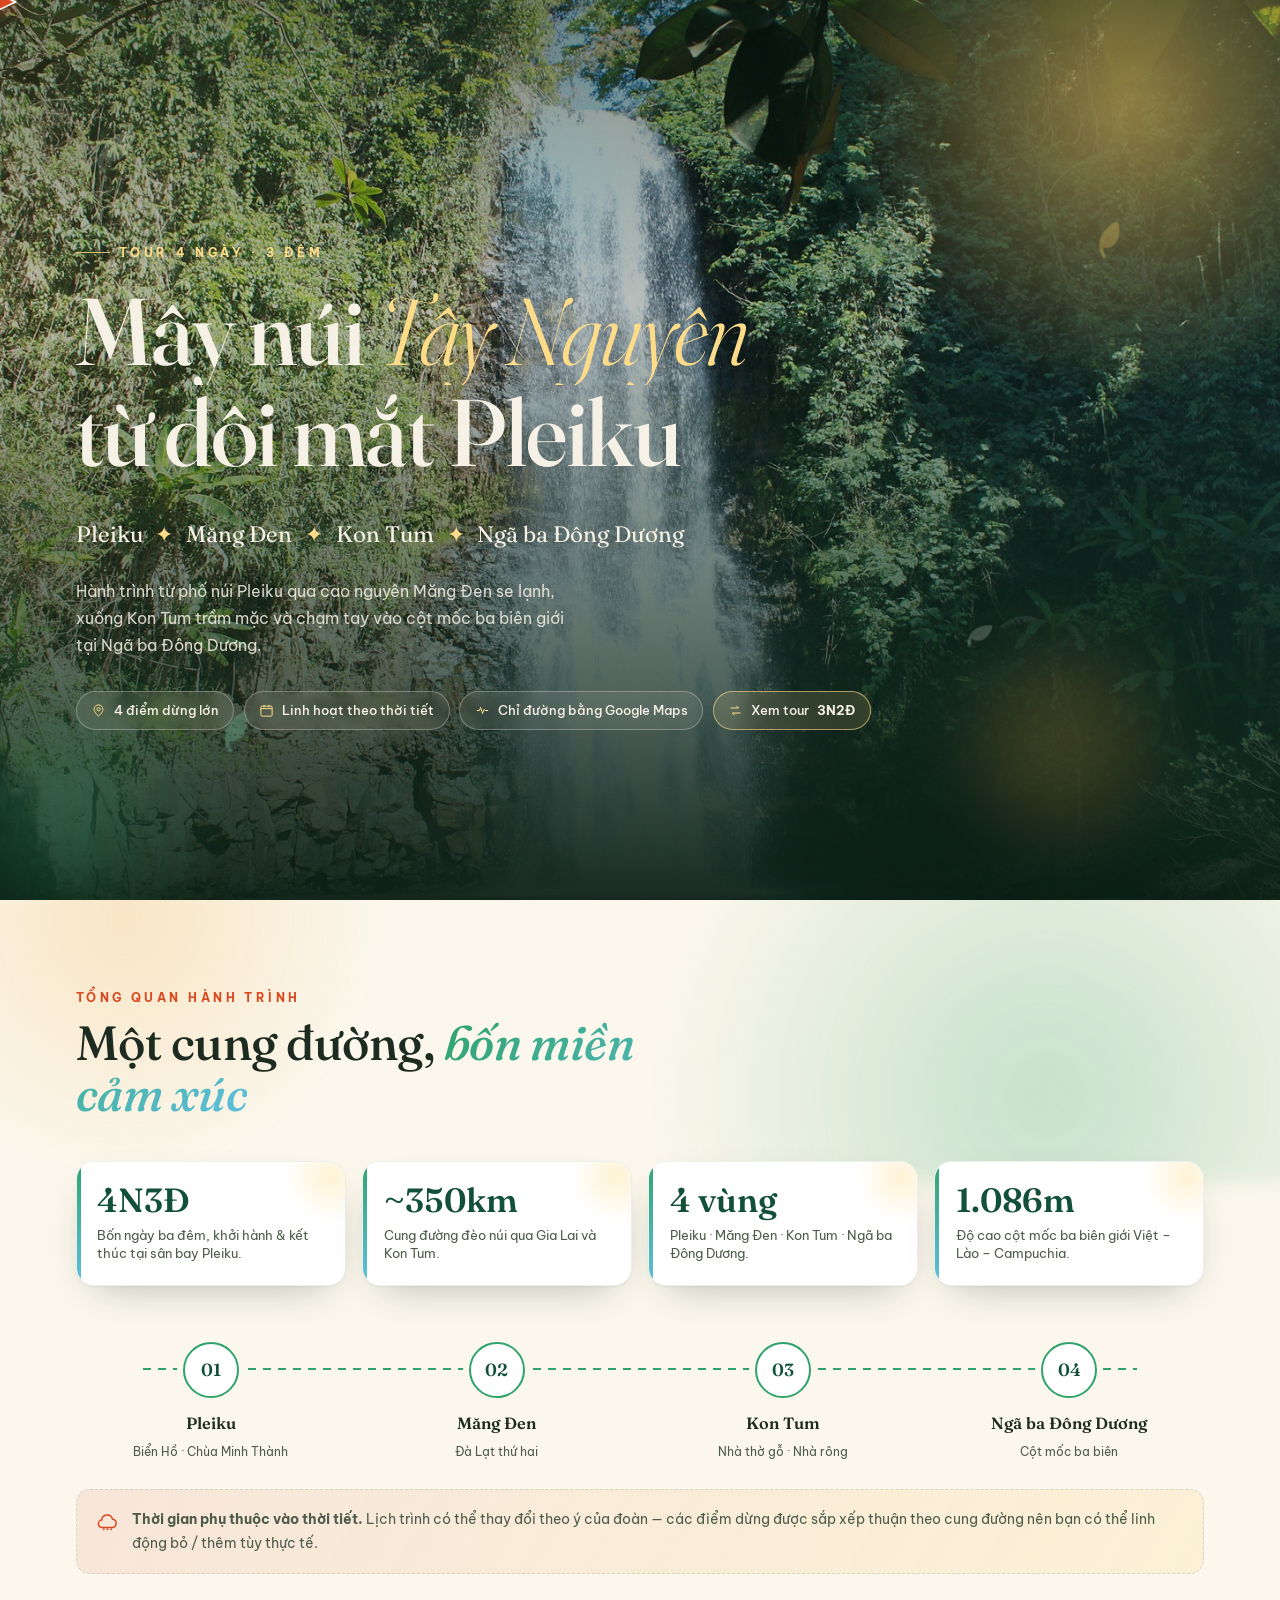
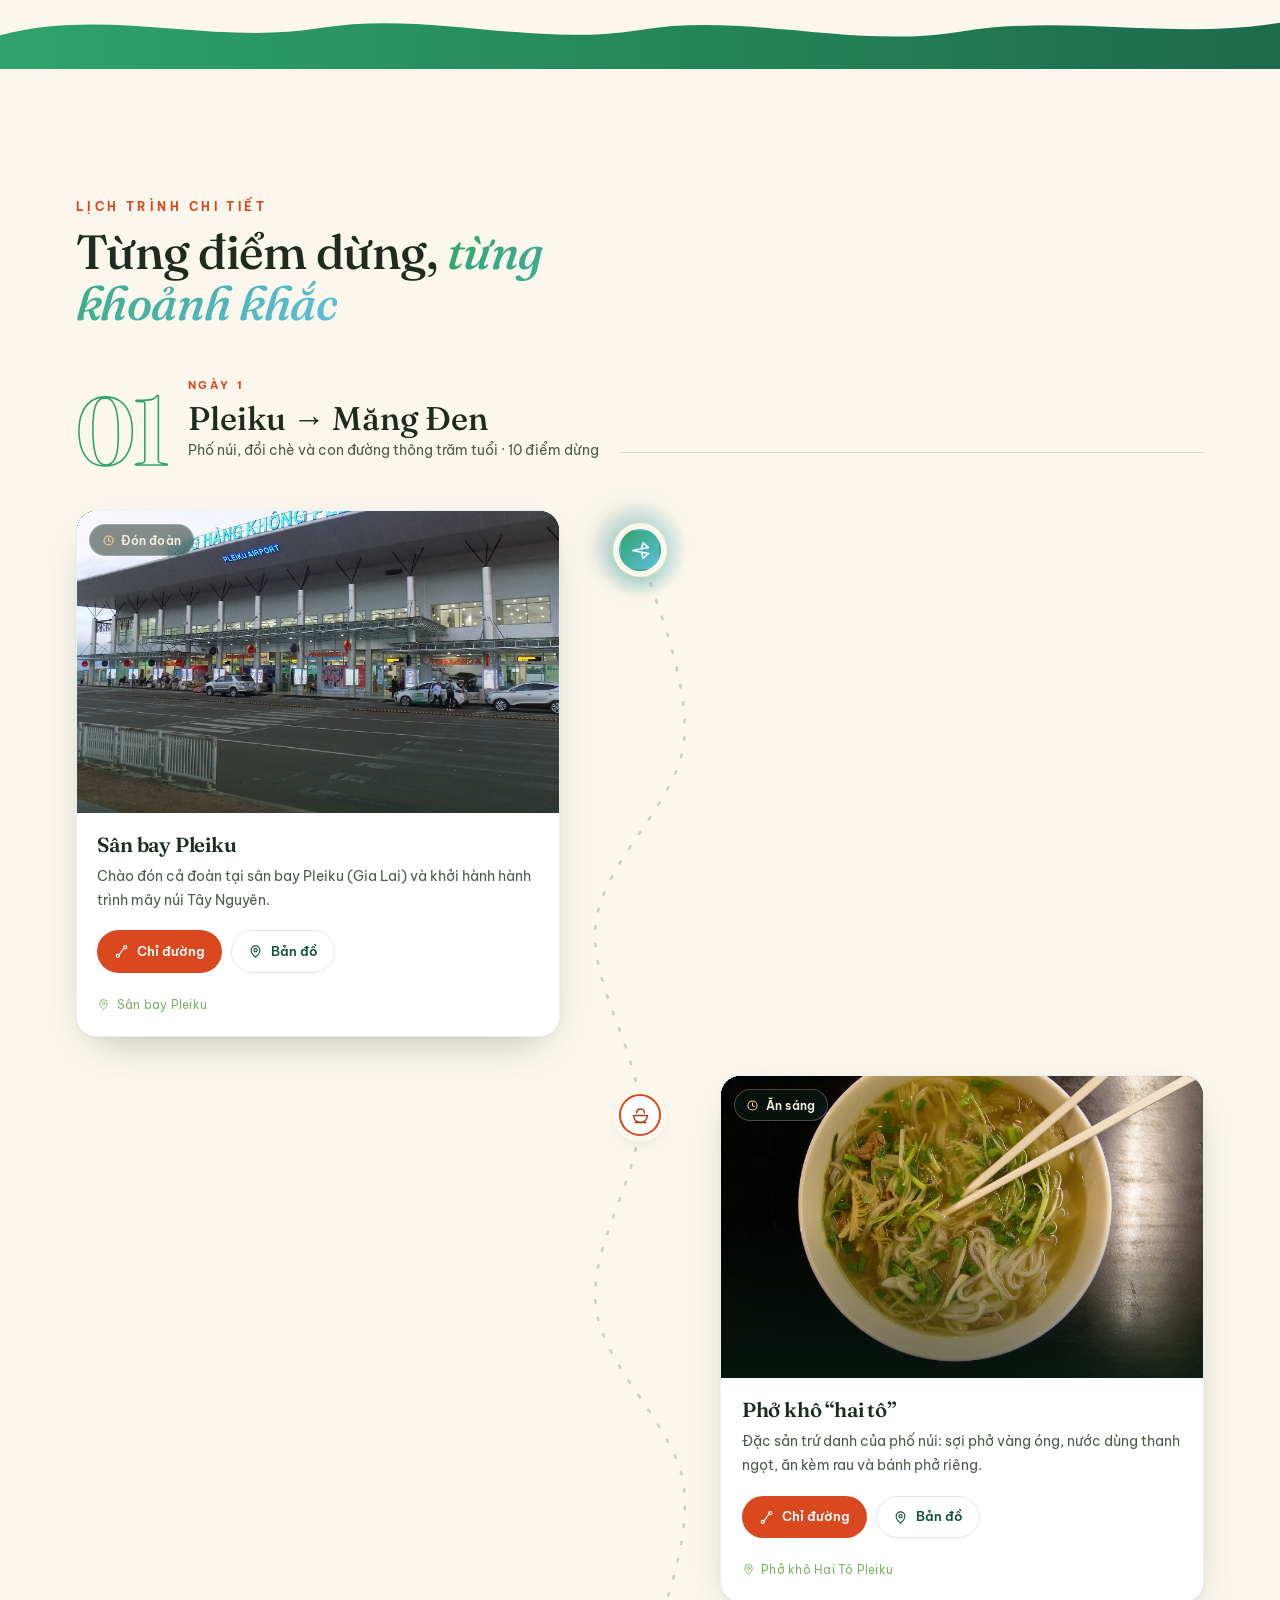
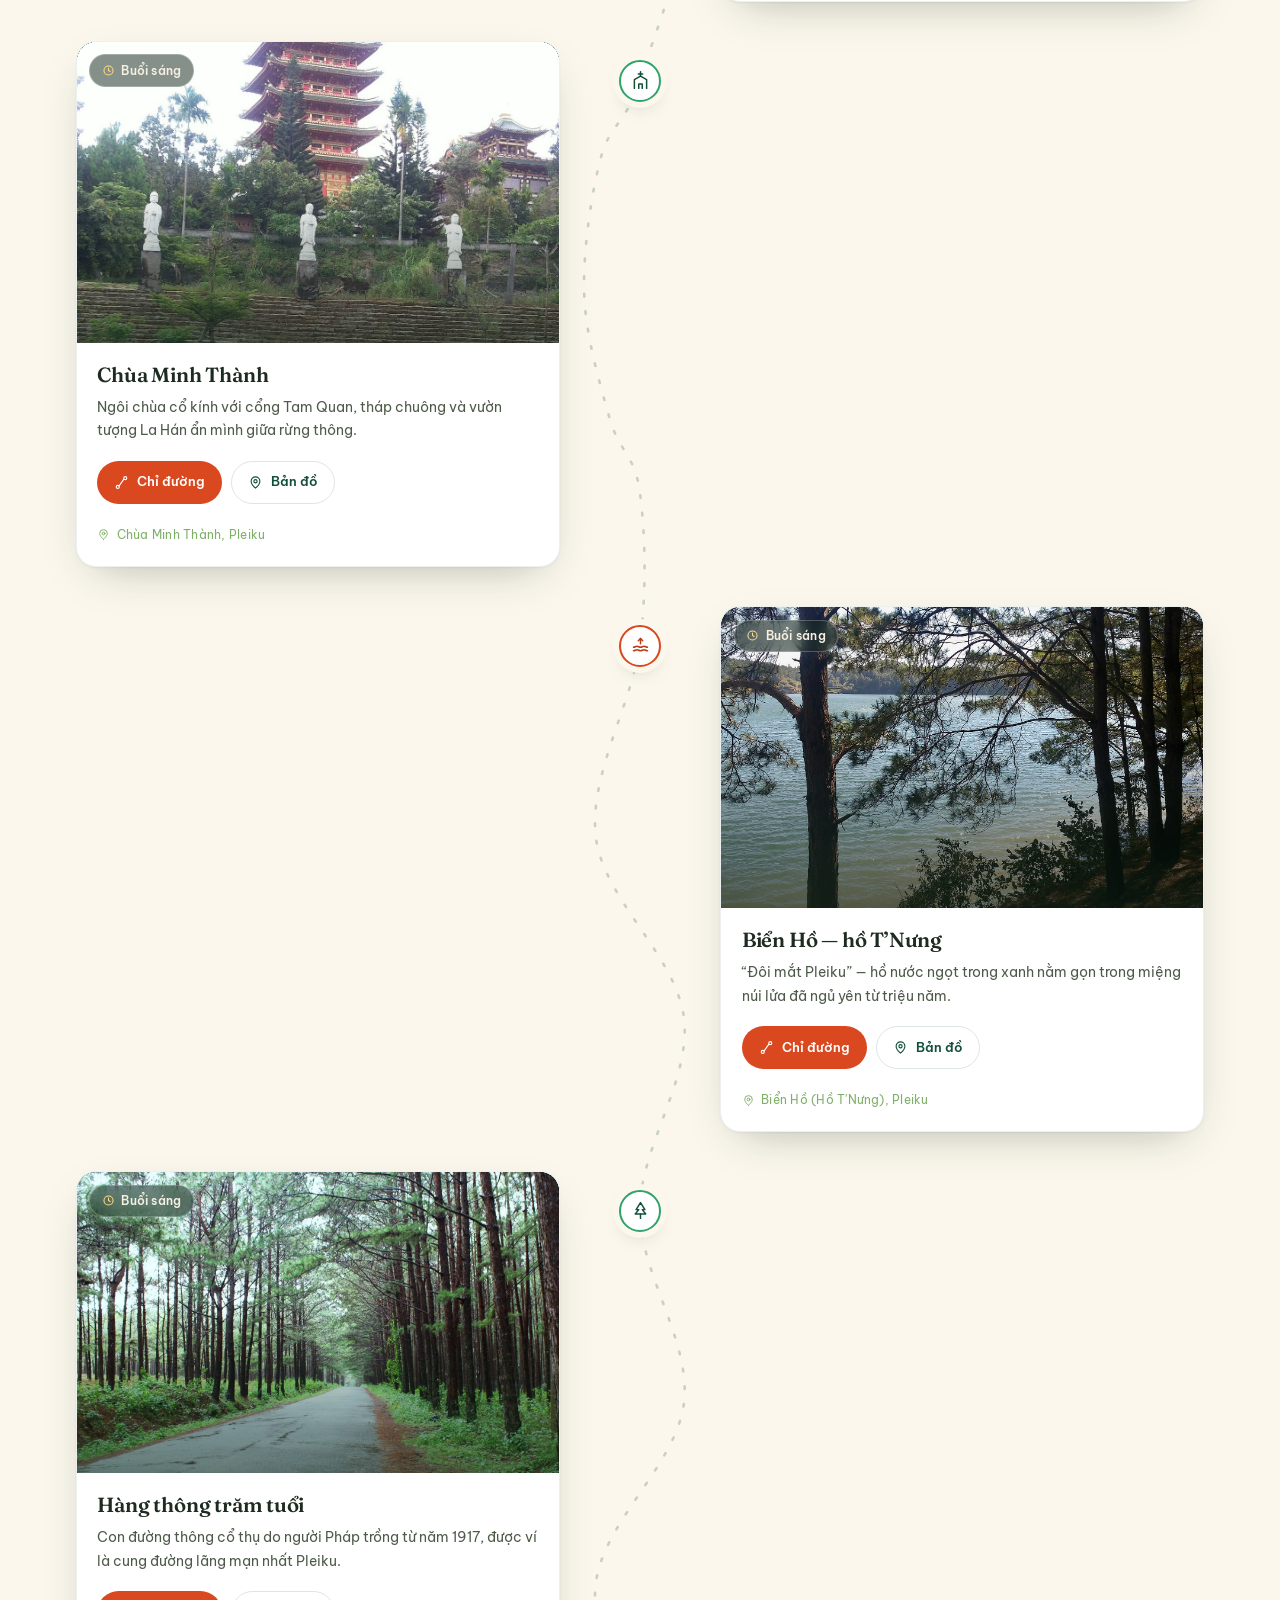
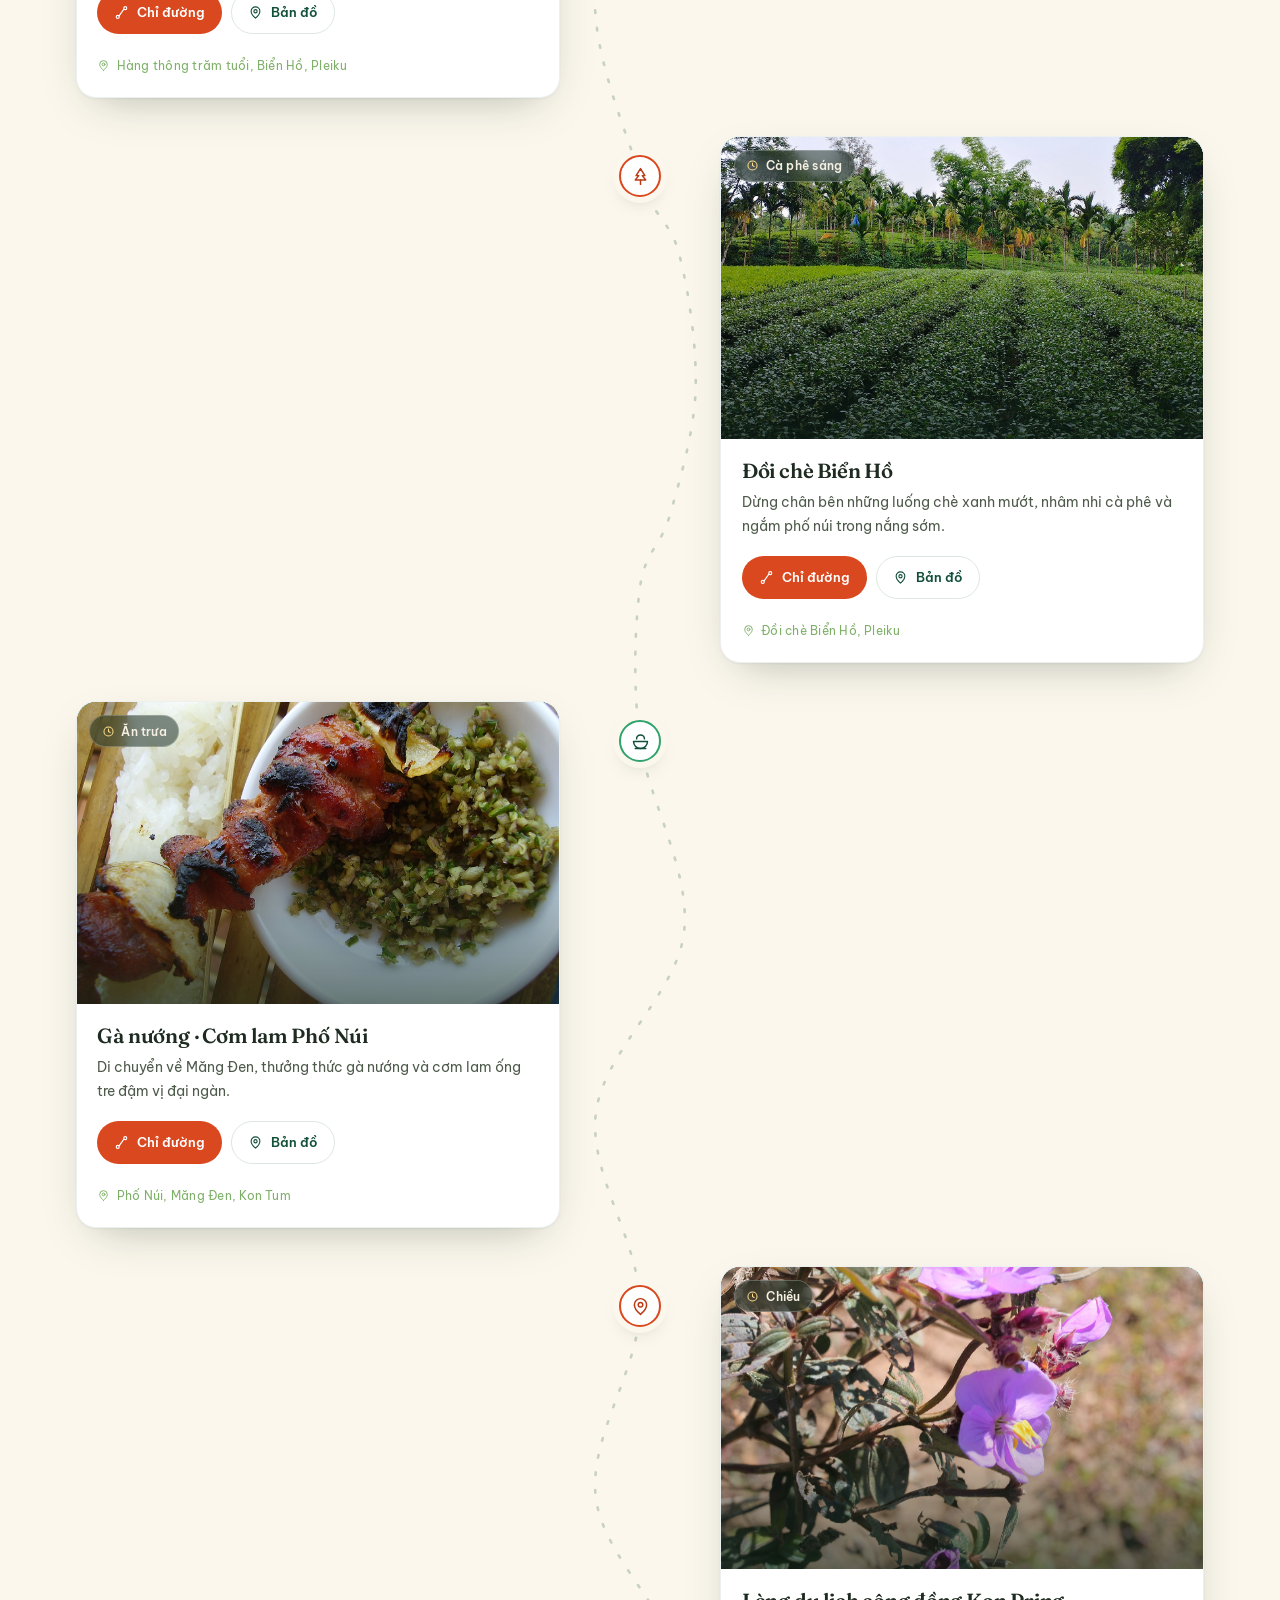
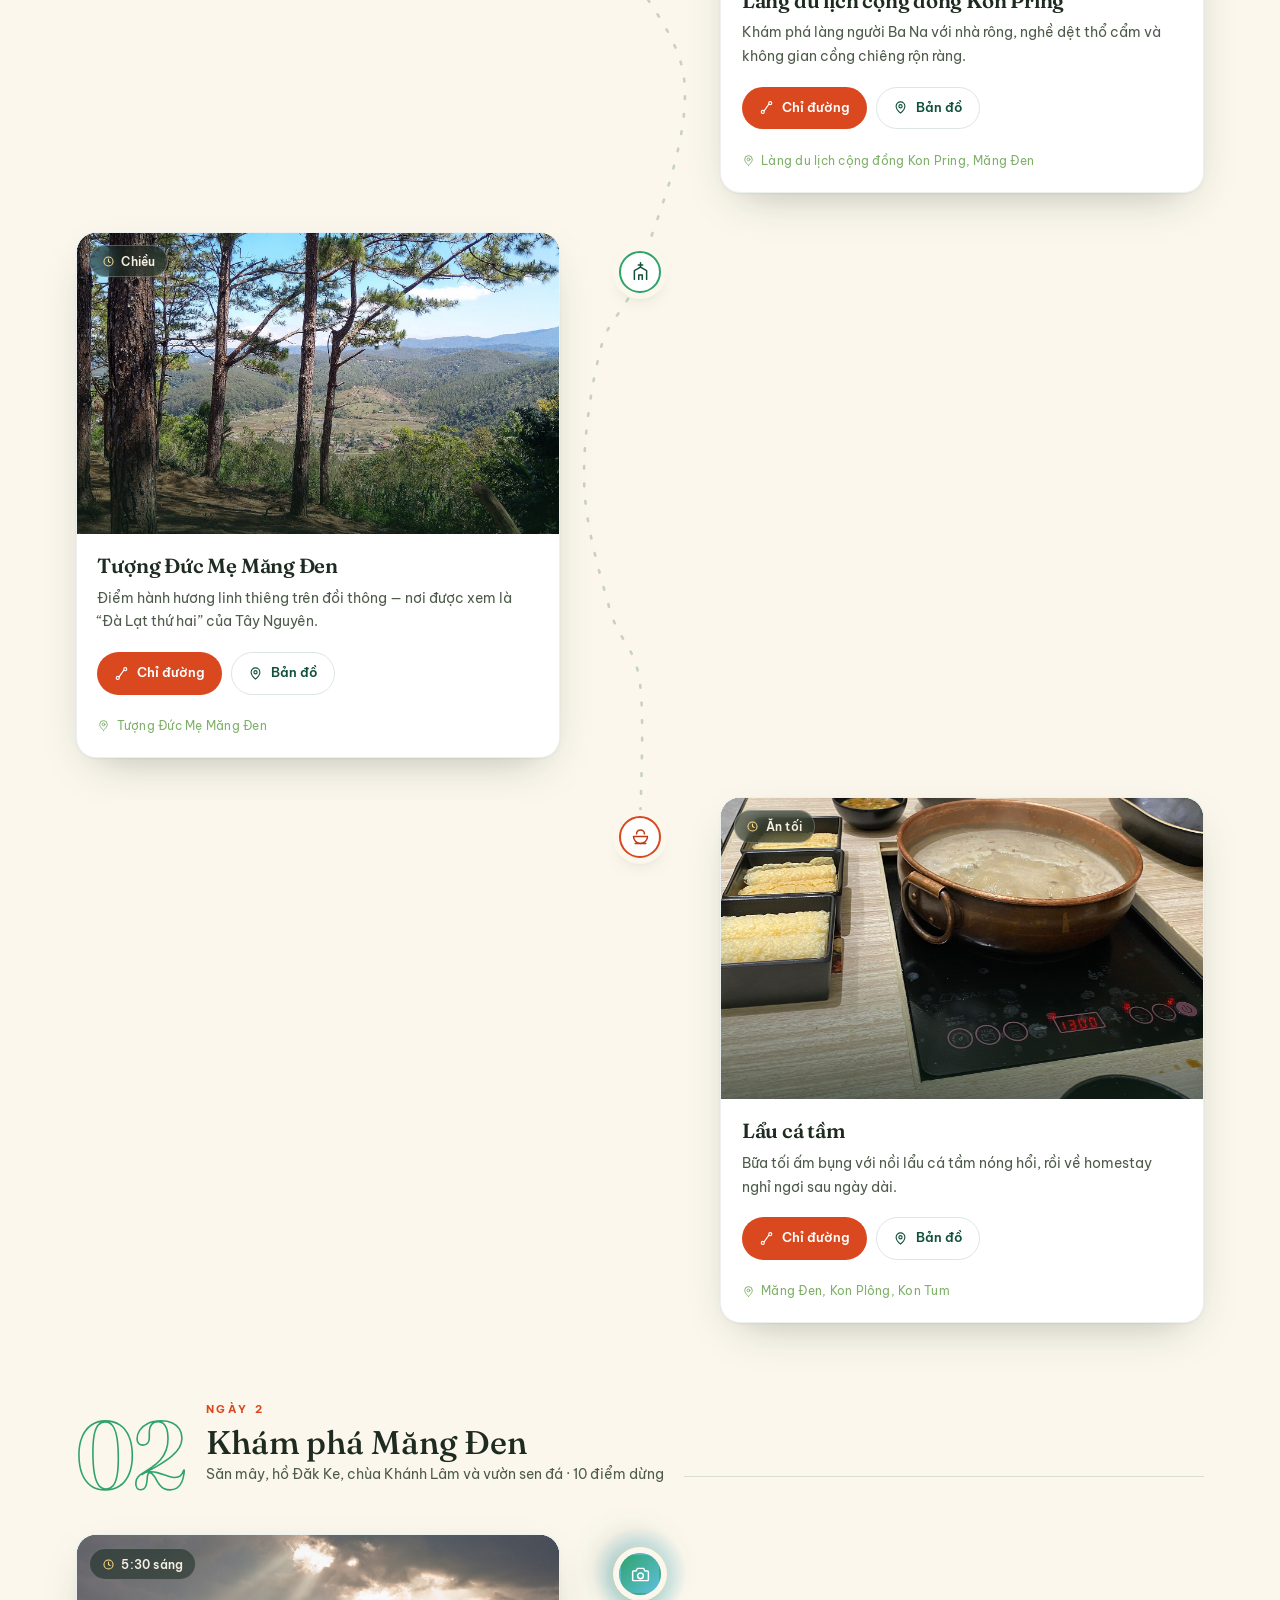
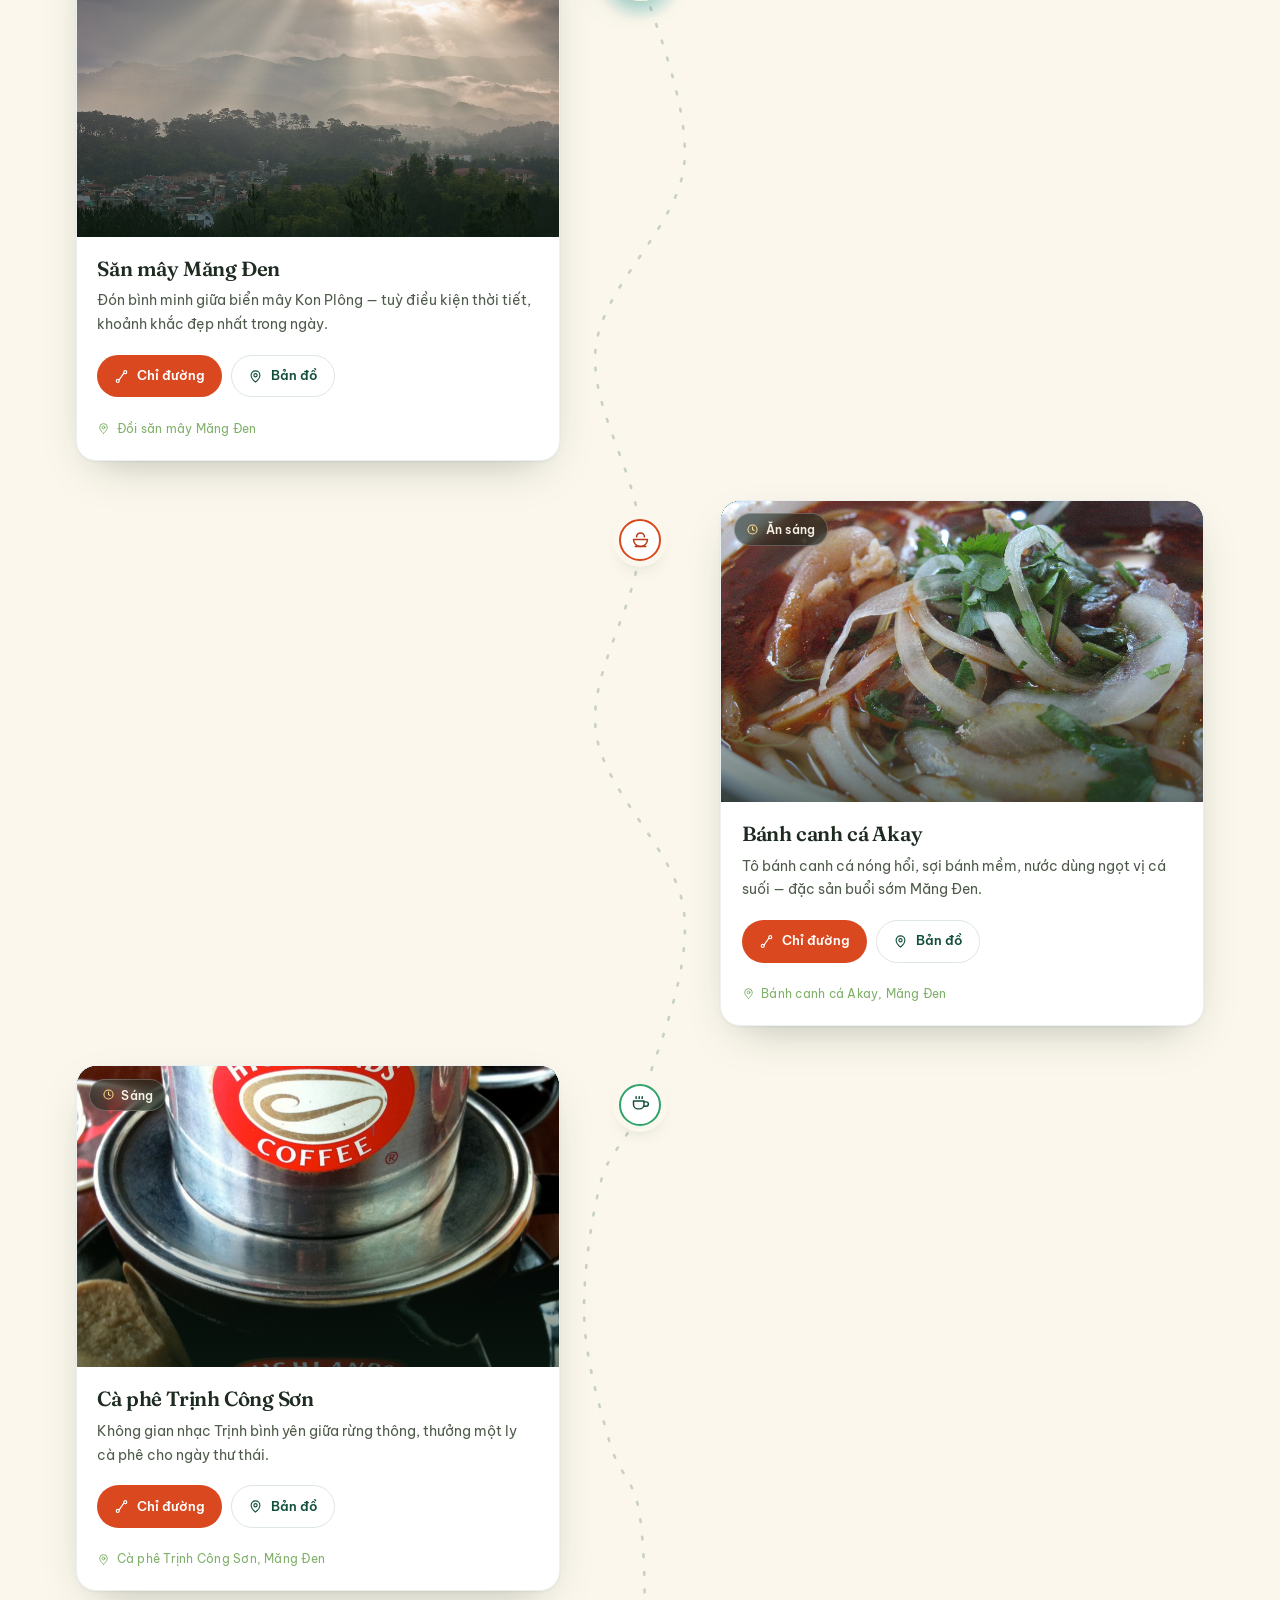
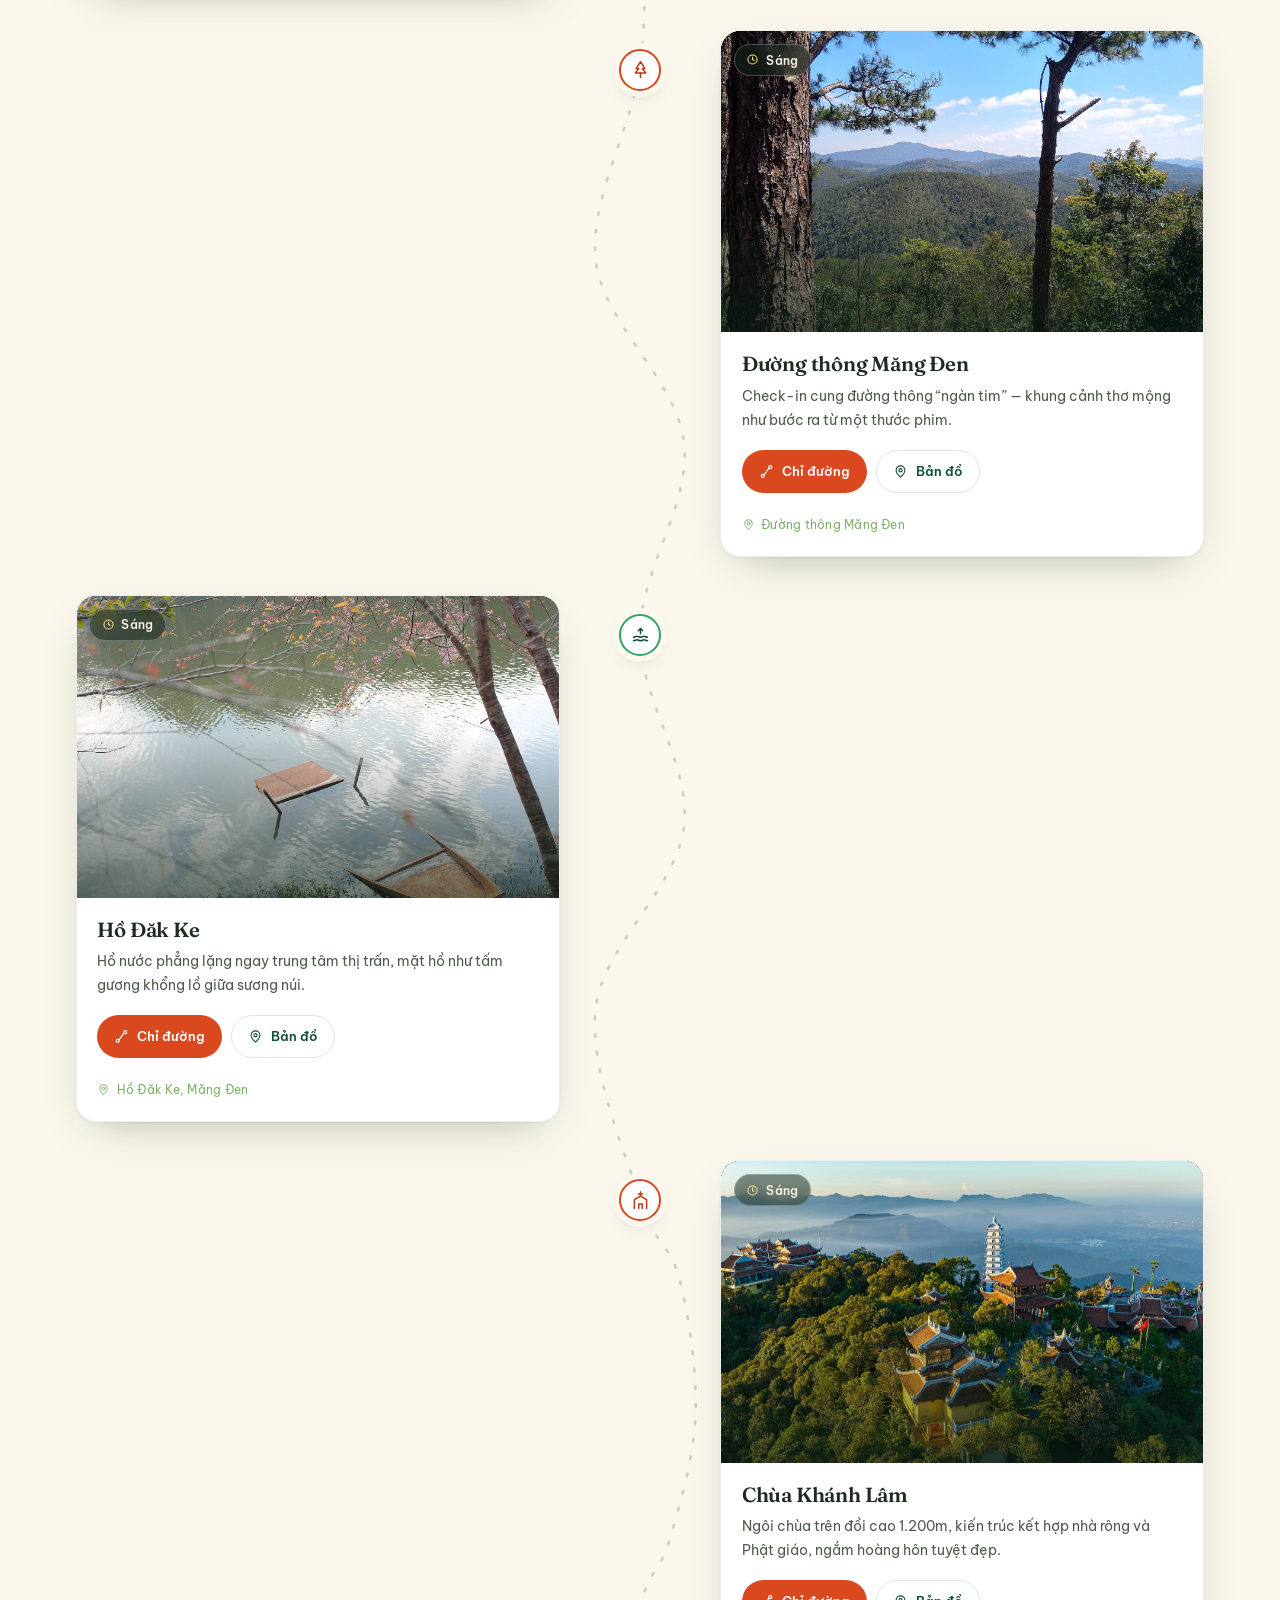
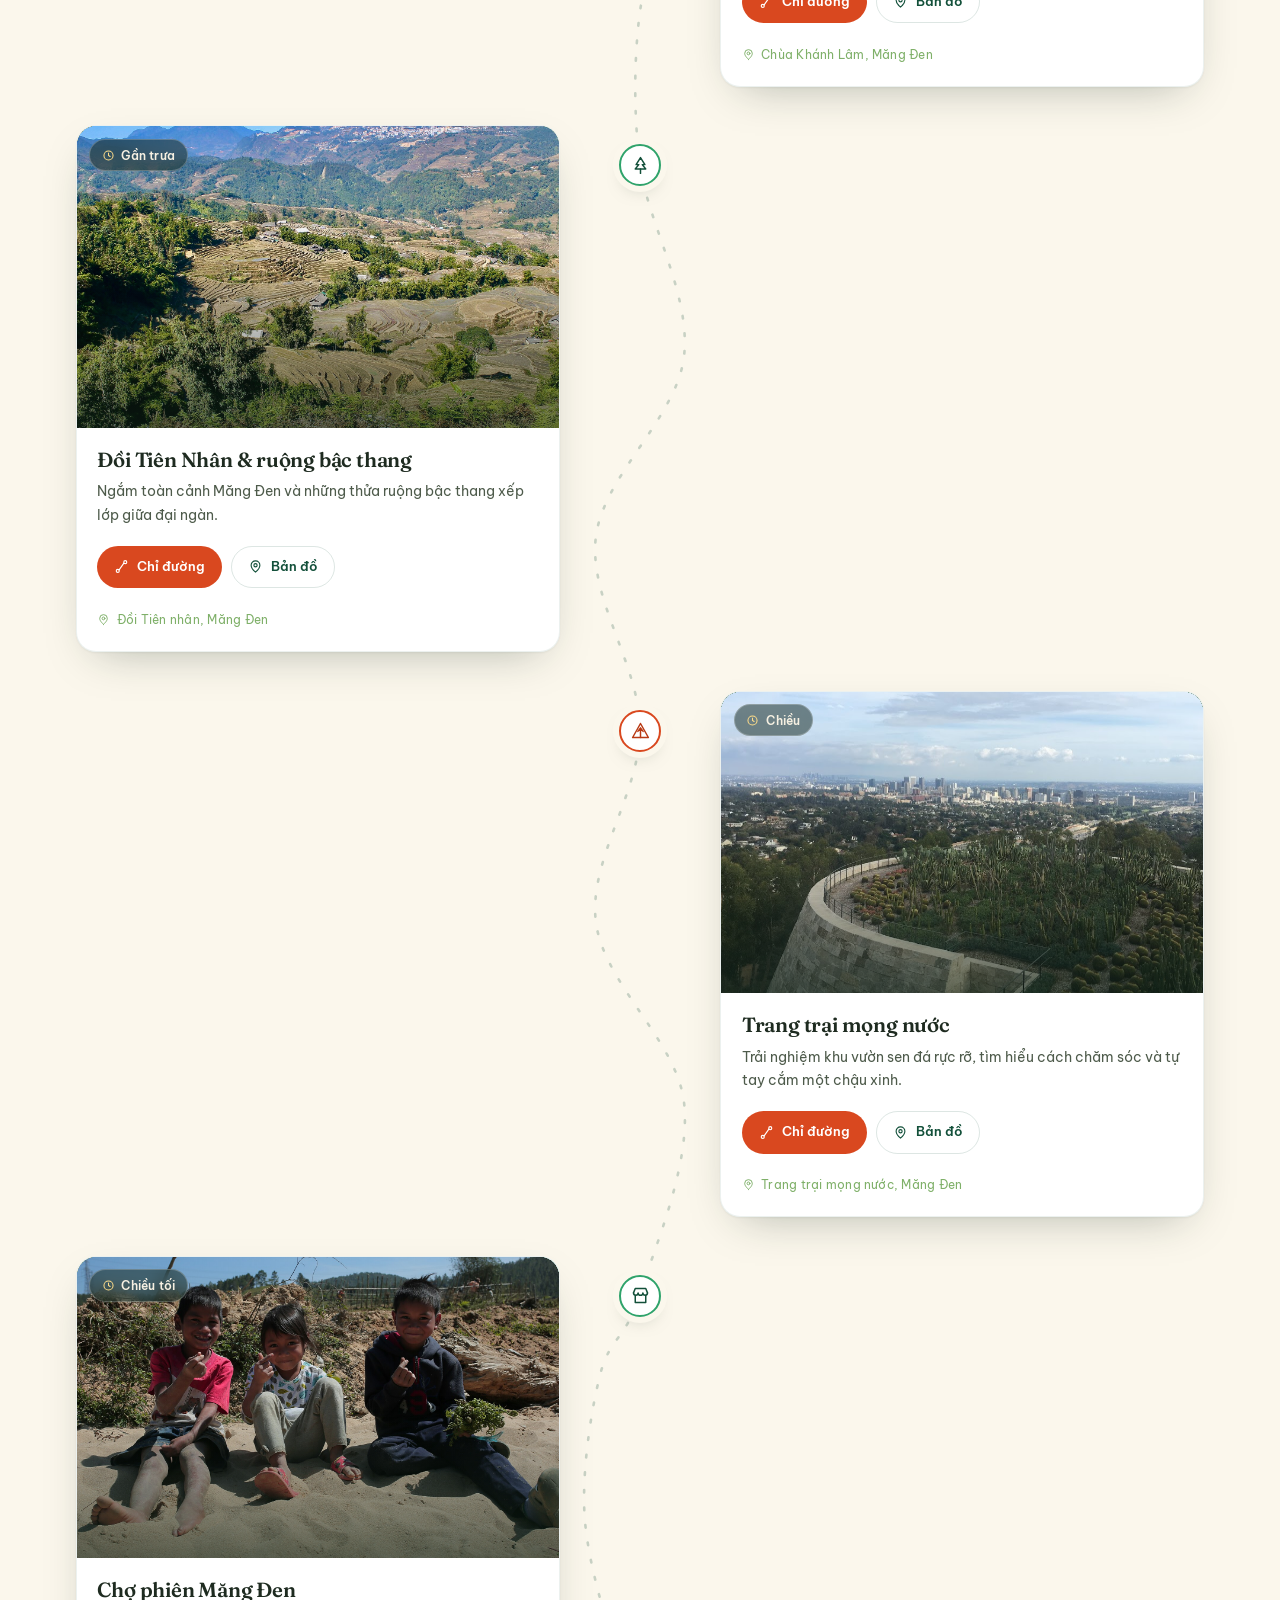
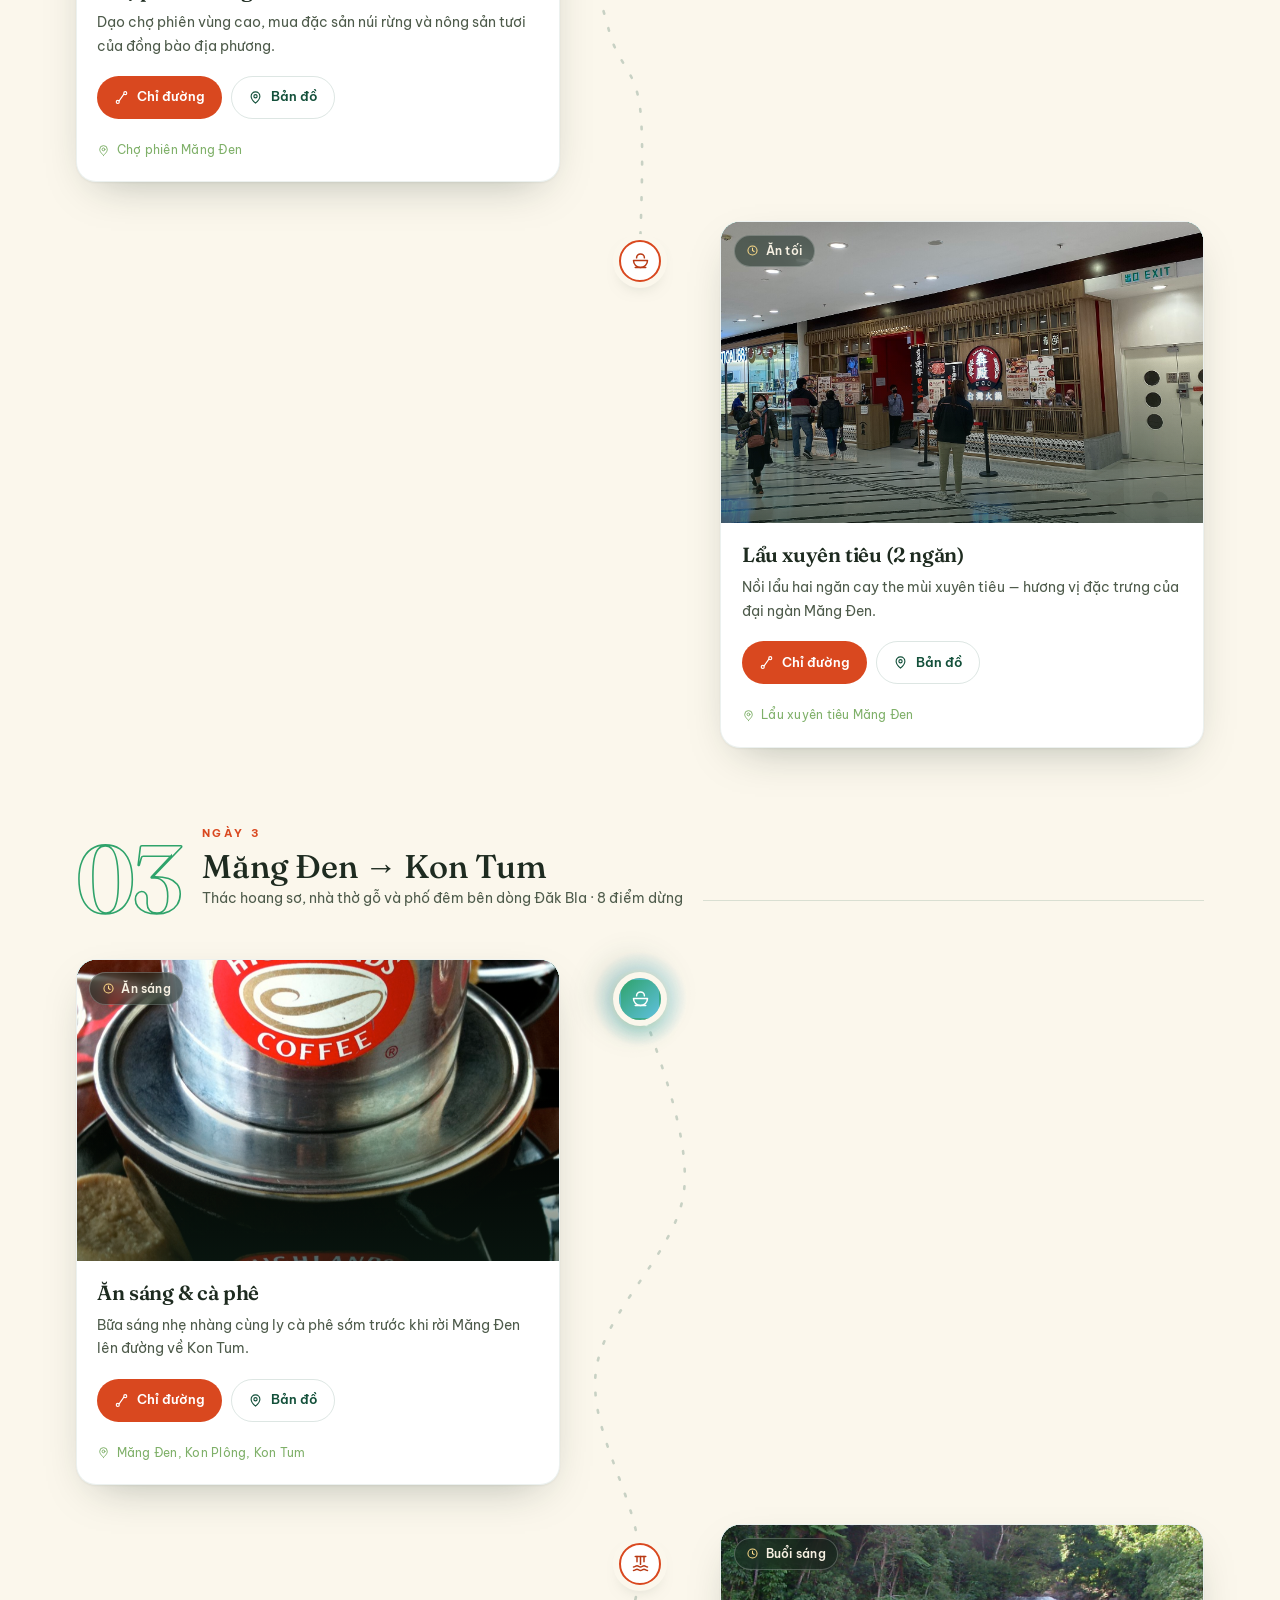
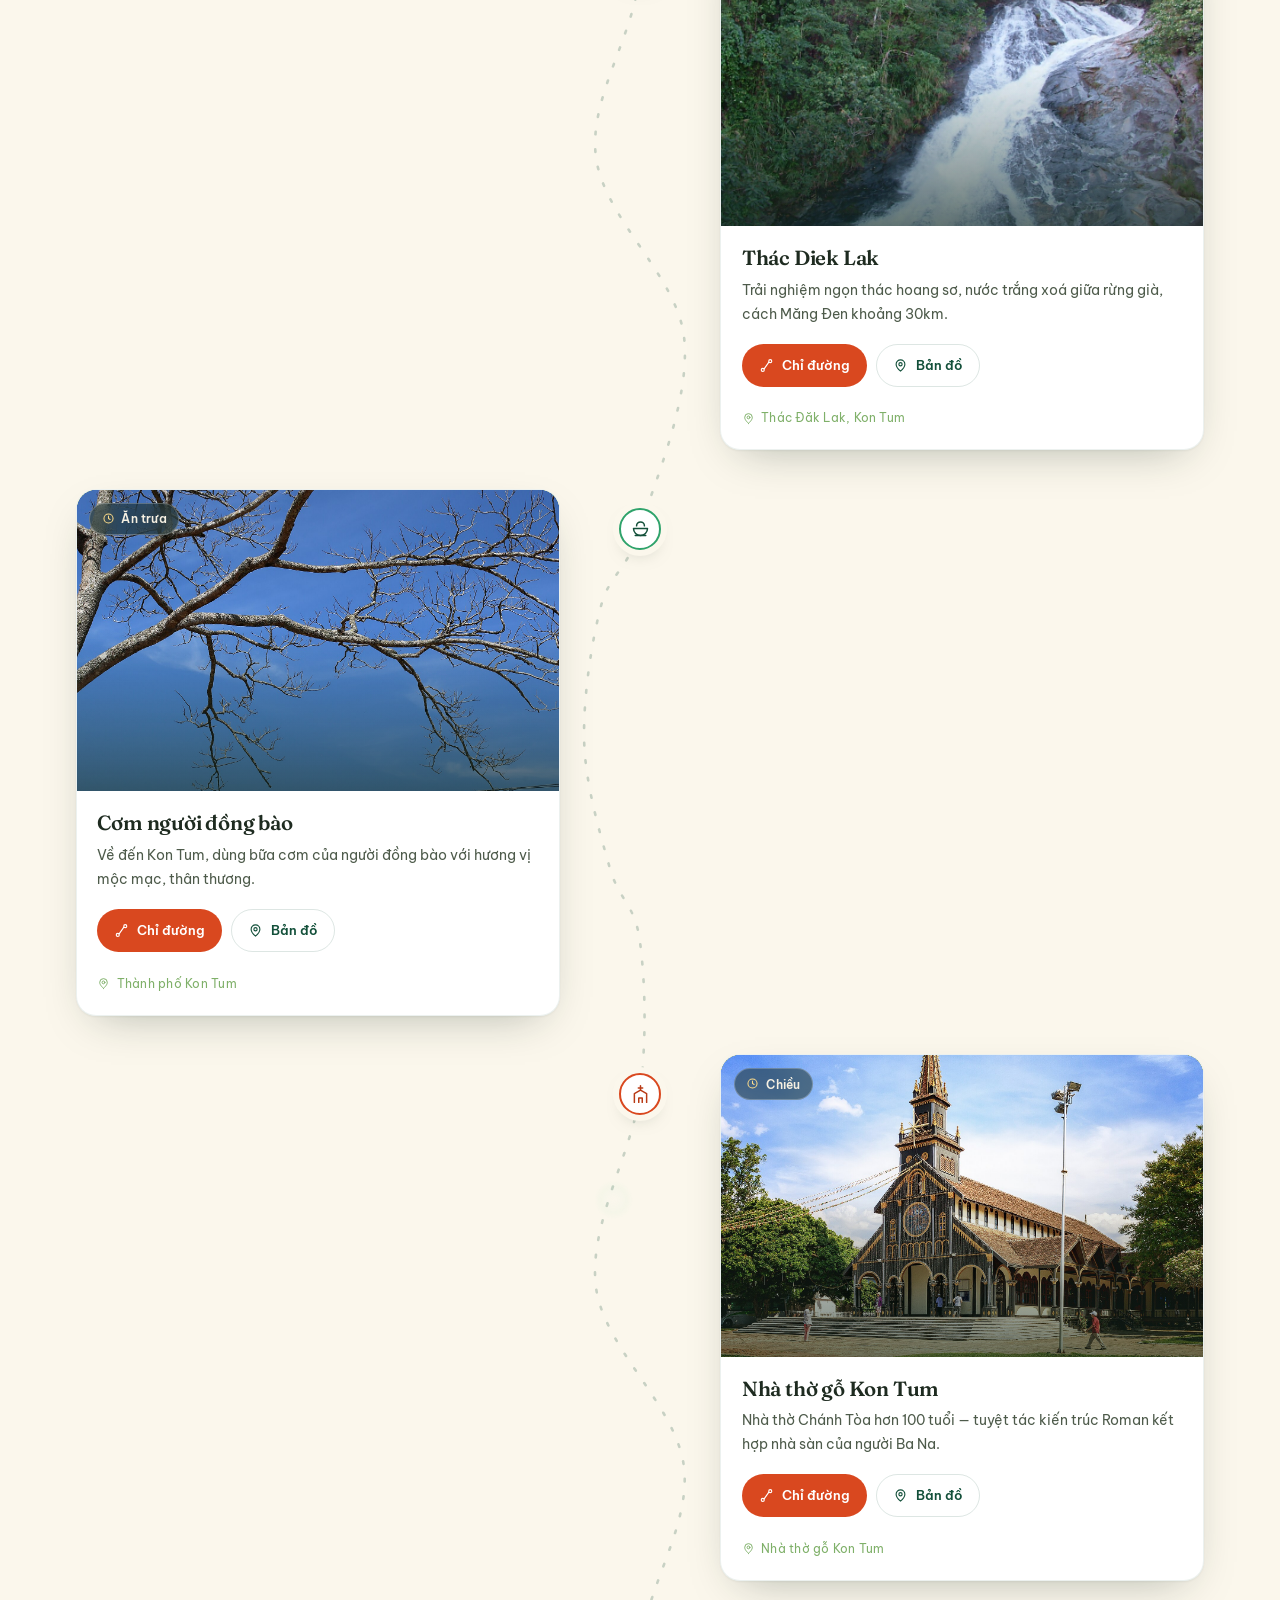
<file: index.html>
<!DOCTYPE html>
<html lang="vi">
<head>
<meta charset="utf-8" />
<meta name="viewport" content="width=device-width, initial-scale=1" />
<title>Hành trình Tây Nguyên · Pleiku — Măng Đen — Kon Tum — Ngã ba Đông Dương</title>
<meta name="description" content="Lịch trình tour 4 ngày 3 đêm Pleiku - Măng Đen - Kon Tum - Ngã ba Đông Dương. Timeline trực quan, hình ảnh theo địa điểm và chỉ đường bằng Google Maps." />
<link rel="preconnect" href="https://fonts.googleapis.com">
<link rel="preconnect" href="https://fonts.gstatic.com" crossorigin>
<link href="https://fonts.googleapis.com/css2?family=Be+Vietnam+Pro:ital,wght@0,300;0,400;0,500;0,600;0,700;1,400&family=Fraunces:ital,opsz,wght@0,9..144,300..900;1,9..144,300..900&display=swap" rel="stylesheet">
<link rel="stylesheet" href="assets/styles.css?v=3" />
<script>if("scrollRestoration"in history)history.scrollRestoration="manual";</script>
<script src="assets/vendor/gsap.min.js?v=3" defer></script>
<script src="assets/vendor/ScrollTrigger.min.js?v=3" defer></script>
<script src="assets/app.js?v=3" defer></script>
</head>
<body>
<div class="bg-aurora" aria-hidden="true"></div>
<div class="progress" id="progress"></div>

<nav class="nav" id="nav">
  <div class="nav__in">
    <div class="nav__brand">Tây Nguyên <b>·</b> 4N3Đ</div>
    <a class="nav__switch" href="tour-buon-ma-thuot.html"><svg viewBox="0 0 24 24"><path d="M4 8h13l-3.5-3.5M20 16H7l3.5 3.5"/></svg>Tour <b>3N2Đ</b></a>
    <div class="nav__links">
      <a href="#tongquan">Tổng quan</a>
      <a href="#ngay1">Ngày 1</a>
      <a href="#ngay2">Ngày 2</a>
      <a href="#ngay3">Ngày 3</a>
      <a href="#ngay4">Ngày 4</a>
    </div>
  </div>
</nav>

<nav class="tabbar" id="tabbar" aria-label="Điều hướng nhanh">
  <a href="#tongquan" data-target="tongquan">
    <svg viewBox="0 0 24 24" stroke-linecap="round" stroke-linejoin="round"><path d="M3 10.5 12 3l9 7.5"/><path d="M5 9.5V20h14V9.5"/><path d="M10 20v-6h4v6"/></svg>
    Tổng
  </a>
  <a href="#ngay1" data-target="ngay1"><span class="num">1</span>Ngày 1</a>
  <a href="#ngay2" data-target="ngay2"><span class="num">2</span>Ngày 2</a>
  <a href="#ngay3" data-target="ngay3"><span class="num">3</span>Ngày 3</a>
  <a href="#ngay4" data-target="ngay4"><span class="num">4</span>Ngày 4</a>
</nav>

<a class="tour-fab" href="tour-buon-ma-thuot.html" aria-label="Chuyển sang tour 3N2Đ">
  <svg viewBox="0 0 24 24"><path d="M4 8h13l-3.5-3.5M20 16H7l3.5 3.5"/></svg>
  <span>Tour 3N2Đ</span>
</a>

<header class="hero">
  <div class="hero__bg"><img src="images/hero.jpg" alt="Thác Pa Sỹ, Măng Đen" /></div>
  <div class="hero__veil"></div>
  <div class="hero__glow" aria-hidden="true"></div>
  <div class="hero__orbs" aria-hidden="true"><span></span><span></span><span></span></div>
  <div class="hero__leaves" aria-hidden="true">
    <svg class="leaf l1" viewBox="0 0 24 24"><path d="M20 3C11 3 4 9 4 17c0 1.2.2 2.3.5 3.2l1.9-.7C6 18.8 6 18 6 17c0-1 .2-2 .5-3C9 16 13 16 16 13c3.5-3.5 4.5-8 4-10z"/></svg>
    <svg class="leaf l2" viewBox="0 0 24 24"><path d="M20 3C11 3 4 9 4 17c0 1.2.2 2.3.5 3.2l1.9-.7C6 18.8 6 18 6 17c0-1 .2-2 .5-3C9 16 13 16 16 13c3.5-3.5 4.5-8 4-10z"/></svg>
    <svg class="leaf l3" viewBox="0 0 24 24"><path d="M20 3C11 3 4 9 4 17c0 1.2.2 2.3.5 3.2l1.9-.7C6 18.8 6 18 6 17c0-1 .2-2 .5-3C9 16 13 16 16 13c3.5-3.5 4.5-8 4-10z"/></svg>
    <svg class="leaf l4" viewBox="0 0 24 24"><path d="M20 3C11 3 4 9 4 17c0 1.2.2 2.3.5 3.2l1.9-.7C6 18.8 6 18 6 17c0-1 .2-2 .5-3C9 16 13 16 16 13c3.5-3.5 4.5-8 4-10z"/></svg>
  </div>
  <div class="hero__in">
    <span class="eyebrow">Tour 4 Ngày · 3 Đêm</span>
    <h1 class="hero__title">
      <span class="l"><span class="l__in">Mây núi <em>Tây Nguyên</em></span></span>
      <span class="l"><span class="l__in">từ đôi mắt Pleiku</span></span>
    </h1>
    <div class="route" id="route"></div>
    <p class="hero__lead">Hành trình từ phố núi Pleiku qua cao nguyên Măng Đen se lạnh, xuống Kon Tum trầm mặc và chạm tay vào cột mốc ba biên giới tại Ngã ba Đông Dương.</p>
    <div class="hero__meta">
      <span class="chip"><svg viewBox="0 0 24 24" fill="none" stroke-width="1.6"><path d="M12 21s-7-5.7-7-11a7 7 0 1 1 14 0c0 5.3-7 11-7 11z"/><circle cx="12" cy="10" r="2.6"/></svg>4 điểm dừng lớn</span>
      <span class="chip"><svg viewBox="0 0 24 24" fill="none" stroke-width="1.6"><rect x="3" y="5" width="18" height="16" rx="2"/><path d="M3 9h18M8 3v4M16 3v4"/></svg>Linh hoạt theo thời tiết</span>
      <span class="chip"><svg viewBox="0 0 24 24" fill="none" stroke-width="1.6"><path d="M3 12h4l2-5 3 10 2.5-7 1.5 2h5"/></svg>Chỉ đường bằng Google Maps</span>
      <a class="chip chip--switch" href="tour-buon-ma-thuot.html"><svg viewBox="0 0 24 24" fill="none" stroke-width="1.6"><path d="M4 8h13l-3.5-3.5M20 16H7l3.5 3.5"/></svg>Xem tour <b>3N2Đ</b></a>
    </div>
  </div>
  <div class="scrollcue"><span></span>Cuộn xuống</div>
</header>

<section class="band" id="tongquan">
  <div class="wrap">
    <div class="sec-head reveal">
      <span class="sec-kicker">Tổng quan hành trình</span>
      <h2 class="sec-title">Một cung đường, <em>bốn miền cảm xúc</em></h2>
    </div>
    <div class="stats reveal">
      <div class="stat"><b>4N3Đ</b><small>Bốn ngày ba đêm, khởi hành &amp; kết thúc tại sân bay Pleiku.</small></div>
      <div class="stat"><b>~350km</b><small>Cung đường đèo núi qua Gia Lai và Kon Tum.</small></div>
      <div class="stat"><b>4 vùng</b><small>Pleiku · Măng Đen · Kon Tum · Ngã ba Đông Dương.</small></div>
      <div class="stat"><b>1.086m</b><small>Độ cao cột mốc ba biên giới Việt – Lào – Campuchia.</small></div>
    </div>

    <div class="stepper reveal">
      <a class="step" target="_blank" rel="noopener" data-map="Sân bay Pleiku"><span class="step__dot">01</span><b>Pleiku</b><small>Biển Hồ · Chùa Minh Thành</small></a>
      <a class="step" target="_blank" rel="noopener" data-map="Thị trấn Măng Đen, Kon Plông, Kon Tum"><span class="step__dot">02</span><b>Măng Đen</b><small>Đà Lạt thứ hai</small></a>
      <a class="step" target="_blank" rel="noopener" data-map="Thành phố Kon Tum"><span class="step__dot">03</span><b>Kon Tum</b><small>Nhà thờ gỗ · Nhà rông</small></a>
      <a class="step" target="_blank" rel="noopener" data-map="Ngã ba Đông Dương, Bờ Y, Kon Tum"><span class="step__dot">04</span><b>Ngã ba Đông Dương</b><small>Cột mốc ba biên</small></a>
    </div>

    <div class="weather reveal">
      <svg viewBox="0 0 24 24" fill="none" stroke-width="1.6"><path d="M17.5 19a4.5 4.5 0 0 0 .5-8.97A6 6 0 0 0 6.2 11 4 4 0 0 0 7 19z"/><path d="M8 22l1-2M12 22l1-2M16 22l1-2"/></svg>
      <div><b>Thời gian phụ thuộc vào thời tiết.</b> Lịch trình có thể thay đổi theo ý của đoàn — các điểm dừng được sắp xếp thuận theo cung đường nên bạn có thể linh động bỏ / thêm tùy thực tế.</div>
    </div>
  </div>
</section>

<svg class="ridge" viewBox="0 0 1440 90" preserveAspectRatio="none" aria-hidden="true"><defs><linearGradient id="ridgeG" x1="0" y1="0" x2="1" y2="0"><stop offset="0" stop-color="#2FA36B"/><stop offset="1" stop-color="#1C6B4B"/></linearGradient></defs><path fill="url(#ridgeG)" d="M0,90 L0,52 C120,20 240,64 360,44 C480,24 600,66 720,46 C840,26 960,68 1080,48 C1200,28 1320,58 1440,38 L1440,90 Z"/></svg>

<section class="timeline wrap" id="lichtrinh">
  <div class="sec-head reveal" style="padding-top:3.5rem">
    <span class="sec-kicker">Lịch trình chi tiết</span>
    <h2 class="sec-title">Từng điểm dừng, <em>từng khoảnh khắc</em></h2>
  </div>
  <div id="days"></div>
</section>

<footer>
  <div class="wrap">
    <div>
      <h3>Gà gáy ba nước cùng nghe.</h3>
      <p>Đây là bản timeline gợi ý cho tour <b>Pleiku — Măng Đen — Kon Tum — Ngã ba Đông Dương</b>. Nhấn <b>“Chỉ đường”</b> trên mỗi điểm dừng để mở Google Maps dẫn đường trực tiếp, hoặc nhấn <b>“Bản đồ”</b> để xem vị trí.</p>
      <p>Hãy tôn trọng văn hóa bản địa và mặc trang phục lịch sự khi tham quan các điểm tâm linh.</p>
    </div>
    <div>
      <h4>Mẹo nhỏ</h4>
      <ul class="foot-list">
        <li>Dậy sớm săn mây <span>5:00–6:00</span></li>
        <li>Mang áo khoác <span>Măng Đen se lạnh</span></li>
        <li>Đổ xăng đầy bình <span>đường đèo dài</span></li>
        <li>Mang tiền mặt <span>quán nhỏ</span></li>
        <li>Xin phép đồn biên phòng <span>cột mốc</span></li>
      </ul>
    </div>
    <div class="sig">
      <span>Hình ảnh minh họa: Wikimedia Commons (giấy phép mở).</span>
      <span>Timeline template · <b>Tây Nguyên 4N3Đ</b></span>
    </div>
  </div>
</footer>

<noscript><div style="padding:2rem;text-align:center;font-family:sans-serif">Hãy bật JavaScript để xem timeline đầy đủ, hoặc mở trực tiếp các điểm trong phần mô tả.</div></noscript>

<script>
window.HERO_ROUTE = ["Pleiku","Măng Đen","Kon Tum","Ngã ba Đông Dương"];
window.TOUR_DAYS = [
  {
    id:"ngay1", n:"01", k:"Ngày 1", t:"Pleiku → Măng Đen", s:"Phố núi, đồi chè và con đường thông trăm tuổi",
    stops:[
      {time:"Đón đoàn", title:"Sân bay Pleiku", img:"san-bay-pleiku.jpg", q:"Sân bay Pleiku",
       d:"Chào đón cả đoàn tại sân bay Pleiku (Gia Lai) và khởi hành hành trình mây núi Tây Nguyên."},
      {time:"Ăn sáng", title:"Phở khô “hai tô”", img:"pho-kho.jpg", q:"Phở khô Hai Tô Pleiku",
       d:"Đặc sản trứ danh của phố núi: sợi phở vàng óng, nước dùng thanh ngọt, ăn kèm rau và bánh phở riêng."},
      {time:"Buổi sáng", title:"Chùa Minh Thành", img:"chua-minh-thanh.jpg", q:"Chùa Minh Thành, Pleiku",
       d:"Ngôi chùa cổ kính với cổng Tam Quan, tháp chuông và vườn tượng La Hán ẩn mình giữa rừng thông."},
      {time:"Buổi sáng", title:"Biển Hồ — hồ T’Nưng", img:"bien-ho.jpg", q:"Biển Hồ (Hồ T'Nưng), Pleiku",
       d:"“Đôi mắt Pleiku” — hồ nước ngọt trong xanh nằm gọn trong miệng núi lửa đã ngủ yên từ triệu năm."},
      {time:"Buổi sáng", title:"Hàng thông trăm tuổi", img:"hang-thong.jpg", q:"Hàng thông trăm tuổi, Biển Hồ, Pleiku",
       d:"Con đường thông cổ thụ do người Pháp trồng từ năm 1917, được ví là cung đường lãng mạn nhất Pleiku."},
      {time:"Cà phê sáng", title:"Đồi chè Biển Hồ", img:"doi-che.jpg", q:"Đồi chè Biển Hồ, Pleiku",
       d:"Dừng chân bên những luống chè xanh mướt, nhâm nhi cà phê và ngắm phố núi trong nắng sớm."},
      {time:"Ăn trưa", title:"Gà nướng · Cơm lam Phố Núi", img:"ga-nuong-com-lam.jpg", q:"Phố Núi, Măng Đen, Kon Tum",
       d:"Di chuyển về Măng Đen, thưởng thức gà nướng và cơm lam ống tre đậm vị đại ngàn."},
      {time:"Chiều", title:"Làng du lịch cộng đồng Kon Pring", img:"kon-pring.jpg", q:"Làng du lịch cộng đồng Kon Pring, Măng Đen",
       d:"Khám phá làng người Ba Na với nhà rông, nghề dệt thổ cẩm và không gian cồng chiêng rộn ràng."},
      {time:"Chiều", title:"Tượng Đức Mẹ Măng Đen", img:"duc-me.jpg", q:"Tượng Đức Mẹ Măng Đen",
       d:"Điểm hành hương linh thiêng trên đồi thông — nơi được xem là “Đà Lạt thứ hai” của Tây Nguyên."},
      {time:"Ăn tối", title:"Lẩu cá tầm", img:"lau-ca-tam.jpg", q:"Măng Đen, Kon Plông, Kon Tum",
       d:"Bữa tối ấm bụng với nồi lẩu cá tầm nóng hổi, rồi về homestay nghỉ ngơi sau ngày dài."}
    ]
  },
  {
    id:"ngay2", n:"02", k:"Ngày 2", t:"Khám phá Măng Đen", s:"Săn mây, hồ Đăk Ke, chùa Khánh Lâm và vườn sen đá",
    stops:[
      {time:"5:30 sáng", title:"Săn mây Măng Đen", img:"san-may.jpg", q:"Đồi săn mây Măng Đen",
       d:"Đón bình minh giữa biển mây Kon Plông — tuỳ điều kiện thời tiết, khoảnh khắc đẹp nhất trong ngày."},
      {time:"Ăn sáng", title:"Bánh canh cá Akay", img:"banh-canh-ca.jpg", q:"Bánh canh cá Akay, Măng Đen",
       d:"Tô bánh canh cá nóng hổi, sợi bánh mềm, nước dùng ngọt vị cá suối — đặc sản buổi sớm Măng Đen."},
      {time:"Sáng", title:"Cà phê Trịnh Công Sơn", img:"cafe-trinh.jpg", q:"Cà phê Trịnh Công Sơn, Măng Đen",
       d:"Không gian nhạc Trịnh bình yên giữa rừng thông, thưởng một ly cà phê cho ngày thư thái."},
      {time:"Sáng", title:"Đường thông Măng Đen", img:"duong-thong.jpg", q:"Đường thông Măng Đen",
       d:"Check-in cung đường thông “ngàn tim” — khung cảnh thơ mộng như bước ra từ một thước phim."},
      {time:"Sáng", title:"Hồ Đăk Ke", img:"ho-dakke.jpg", q:"Hồ Đăk Ke, Măng Đen",
       d:"Hồ nước phẳng lặng ngay trung tâm thị trấn, mặt hồ như tấm gương khổng lồ giữa sương núi."},
      {time:"Sáng", title:"Chùa Khánh Lâm", img:"chua-khanh-lam.jpg", q:"Chùa Khánh Lâm, Măng Đen",
       d:"Ngôi chùa trên đồi cao 1.200m, kiến trúc kết hợp nhà rông và Phật giáo, ngắm hoàng hôn tuyệt đẹp."},
      {time:"Gần trưa", title:"Đồi Tiên Nhân & ruộng bậc thang", img:"doi-tien-nhan.jpg", q:"Đồi Tiên nhân, Măng Đen",
       d:"Ngắm toàn cảnh Măng Đen và những thửa ruộng bậc thang xếp lớp giữa đại ngàn."},
      {time:"Chiều", title:"Trang trại mọng nước", img:"trang-trai-sen-da.jpg", q:"Trang trại mọng nước, Măng Đen",
       d:"Trải nghiệm khu vườn sen đá rực rỡ, tìm hiểu cách chăm sóc và tự tay cắm một chậu xinh."},
      {time:"Chiều tối", title:"Chợ phiên Măng Đen", img:"cho-phien.jpg", q:"Chợ phiên Măng Đen",
       d:"Dạo chợ phiên vùng cao, mua đặc sản núi rừng và nông sản tươi của đồng bào địa phương."},
      {time:"Ăn tối", title:"Lẩu xuyên tiêu (2 ngăn)", img:"lau-xuyen-tieu.jpg", q:"Lẩu xuyên tiêu Măng Đen",
       d:"Nồi lẩu hai ngăn cay the mùi xuyên tiêu — hương vị đặc trưng của đại ngàn Măng Đen."}
    ]
  },
  {
    id:"ngay3", n:"03", k:"Ngày 3", t:"Măng Đen → Kon Tum", s:"Thác hoang sơ, nhà thờ gỗ và phố đêm bên dòng Đăk Bla",
    stops:[
      {time:"Ăn sáng", title:"Ăn sáng & cà phê", img:"cafe-trinh.jpg", q:"Măng Đen, Kon Plông, Kon Tum",
       d:"Bữa sáng nhẹ nhàng cùng ly cà phê sớm trước khi rời Măng Đen lên đường về Kon Tum."},
      {time:"Buổi sáng", title:"Thác Diek Lak", img:"thac-diek-lak.jpg", q:"Thác Đăk Lak, Kon Tum",
       d:"Trải nghiệm ngọn thác hoang sơ, nước trắng xoá giữa rừng già, cách Măng Đen khoảng 30km."},
      {time:"Ăn trưa", title:"Cơm người đồng bào", img:"com-dong-bao.jpg", q:"Thành phố Kon Tum",
       d:"Về đến Kon Tum, dùng bữa cơm của người đồng bào với hương vị mộc mạc, thân thương."},
      {time:"Chiều", title:"Nhà thờ gỗ Kon Tum", img:"nha-tho-go.jpg", q:"Nhà thờ gỗ Kon Tum",
       d:"Nhà thờ Chánh Tòa hơn 100 tuổi — tuyệt tác kiến trúc Roman kết hợp nhà sàn của người Ba Na."},
      {time:"Chiều", title:"Tòa Giám mục Kon Tum", img:"toa-giam-muc.jpg", q:"Tòa Giám mục Kon Tum",
       d:"Công trình xây năm 1935, hài hòa giữa lối kiến trúc bản địa và phương Tây giữa phố núi."},
      {time:"Chiều", title:"Cầu treo Kon Klor", img:"cau-treo.jpg", q:"Cầu treo Kon Klor, Kon Tum",
       d:"Cây cầu treo bắc qua sông Đăk Bla — biểu tượng đã đi vào thơ ca của phố núi Kon Tum."},
      {time:"Chiều", title:"Nhà rông Kon Klor", img:"nha-rong.jpg", q:"Nhà rông Kon Klor, Kon Tum",
       d:"Ngôi nhà rông lớn nhất Tây Nguyên, được xem là “hồn làng” của cộng đồng người Ba Na."},
      {time:"Tối", title:"Phố đi bộ bên dòng Đăk Bla", img:"pho-di-bo.jpg", q:"Phố đi bộ Kon Tum, sông Đăk Bla",
       d:"Dạo bước phố đêm bên dòng Đăk Bla, hít thở khí trời mát lành và thưởng thức ẩm thực đường phố."}
    ]
  },
  {
    id:"ngay4", n:"04", k:"Ngày 4", t:"Kon Tum → Ngã ba Đông Dương → Pleiku", s:"Chạm tay vào cột mốc ba biên, khép lại hành trình",
    stops:[
      {time:"Sáng", title:"Check-out & ăn sáng bún phở", img:"banh-canh-ca.jpg", q:"Thành phố Kon Tum",
       d:"Trả phòng, thưởng thức tô bún/phở nóng rồi lên đường về hướng biên giới."},
      {time:"Buổi sáng", title:"Ngã ba Đông Dương — cột mốc ba biên", img:"nga-ba-dong-duong.jpg", q:"Ngã ba Đông Dương, Bờ Y, Kon Tum",
       d:"Chinh phục cột mốc tam giác trên đỉnh núi cao 1.086m — nơi “một tiếng gà gáy, ba nước cùng nghe”."},
      {time:"Buổi trưa", title:"Cửa khẩu quốc tế Bờ Y", img:"cua-khau-bo-y.jpg", q:"Cửa khẩu quốc tế Bờ Y, Kon Tum",
       d:"Tham quan cửa khẩu quốc tế Bờ Y — cửa ngõ giao thương nối Việt Nam, Lào và Campuchia."},
      {time:"Chiều", title:"Về sân bay Pleiku · chia tay đoàn", img:"pleiku-terminal.jpg", q:"Sân bay Pleiku",
       d:"Di chuyển về sân bay Pleiku, kết thúc hành trình Tây Nguyên và chia tay đoàn trong lưu luyến."}
    ]
  }
];
</script>
</body>
</html>
</file>
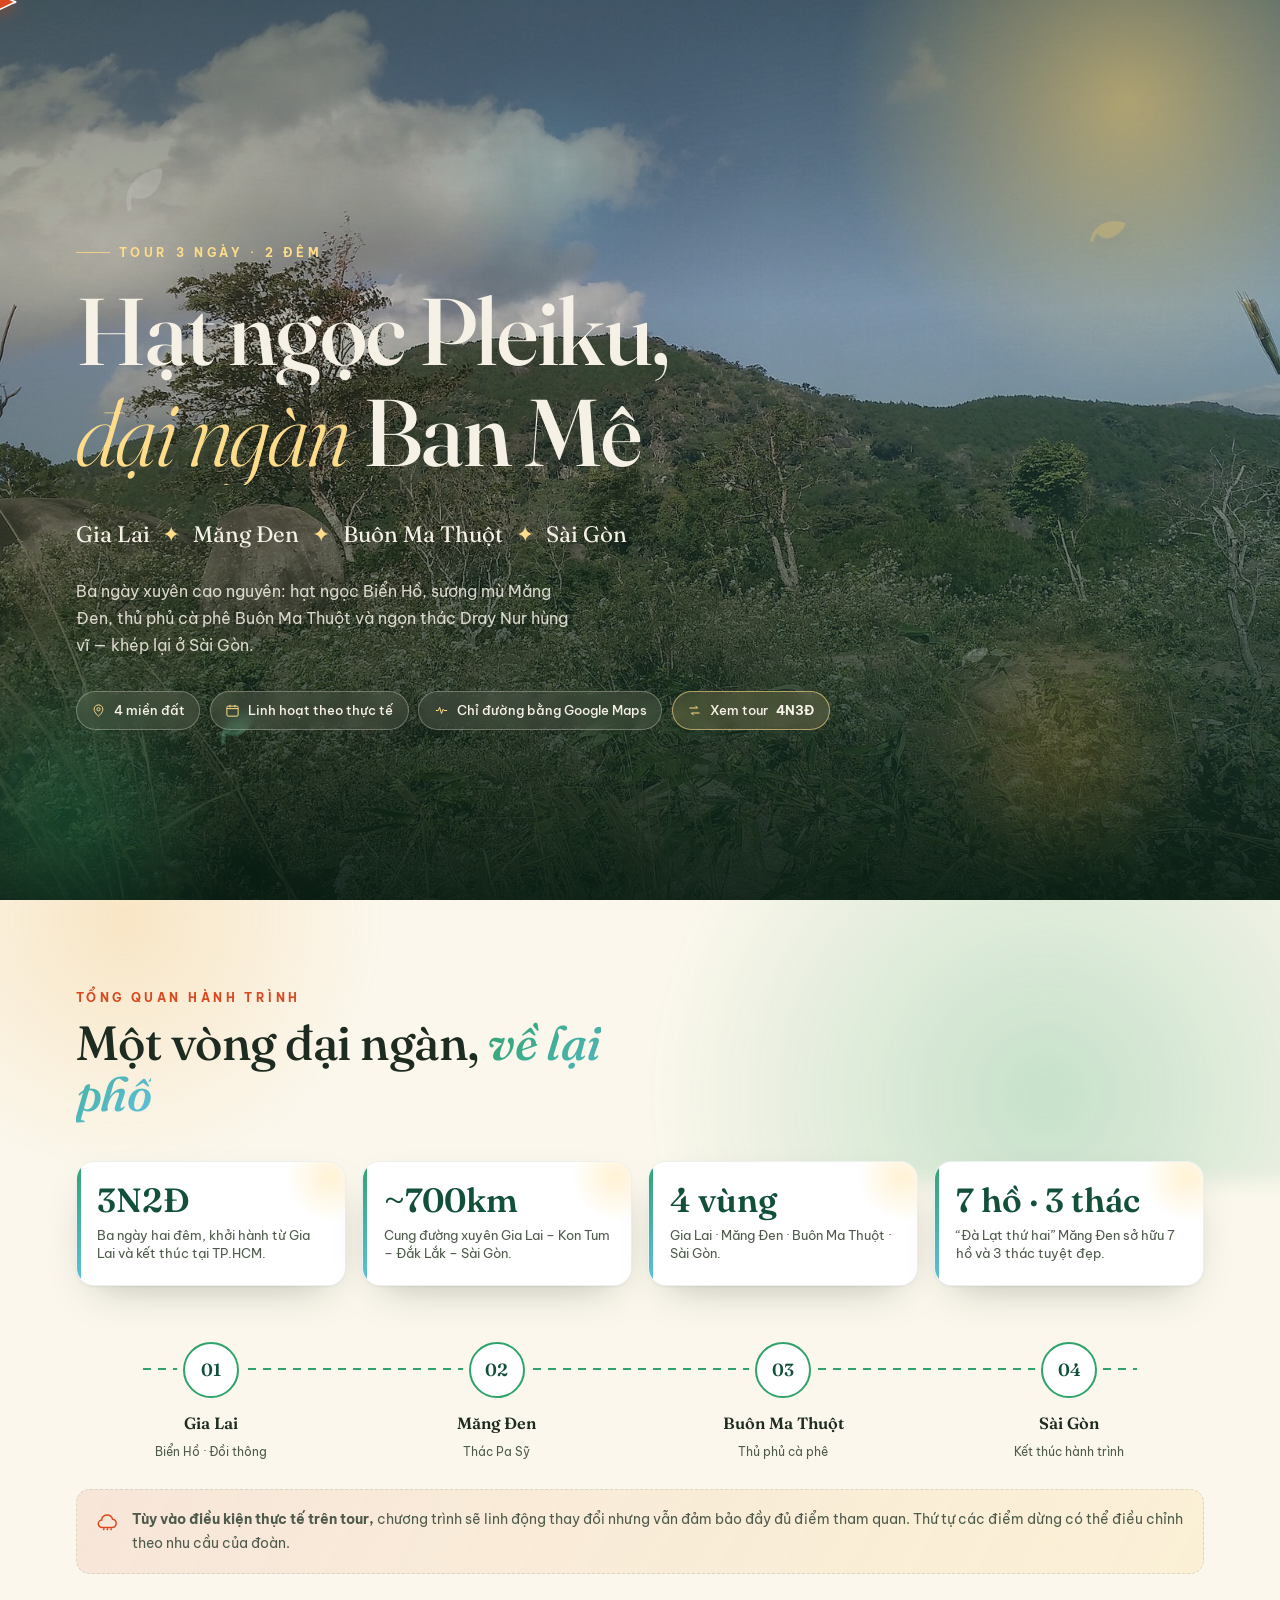
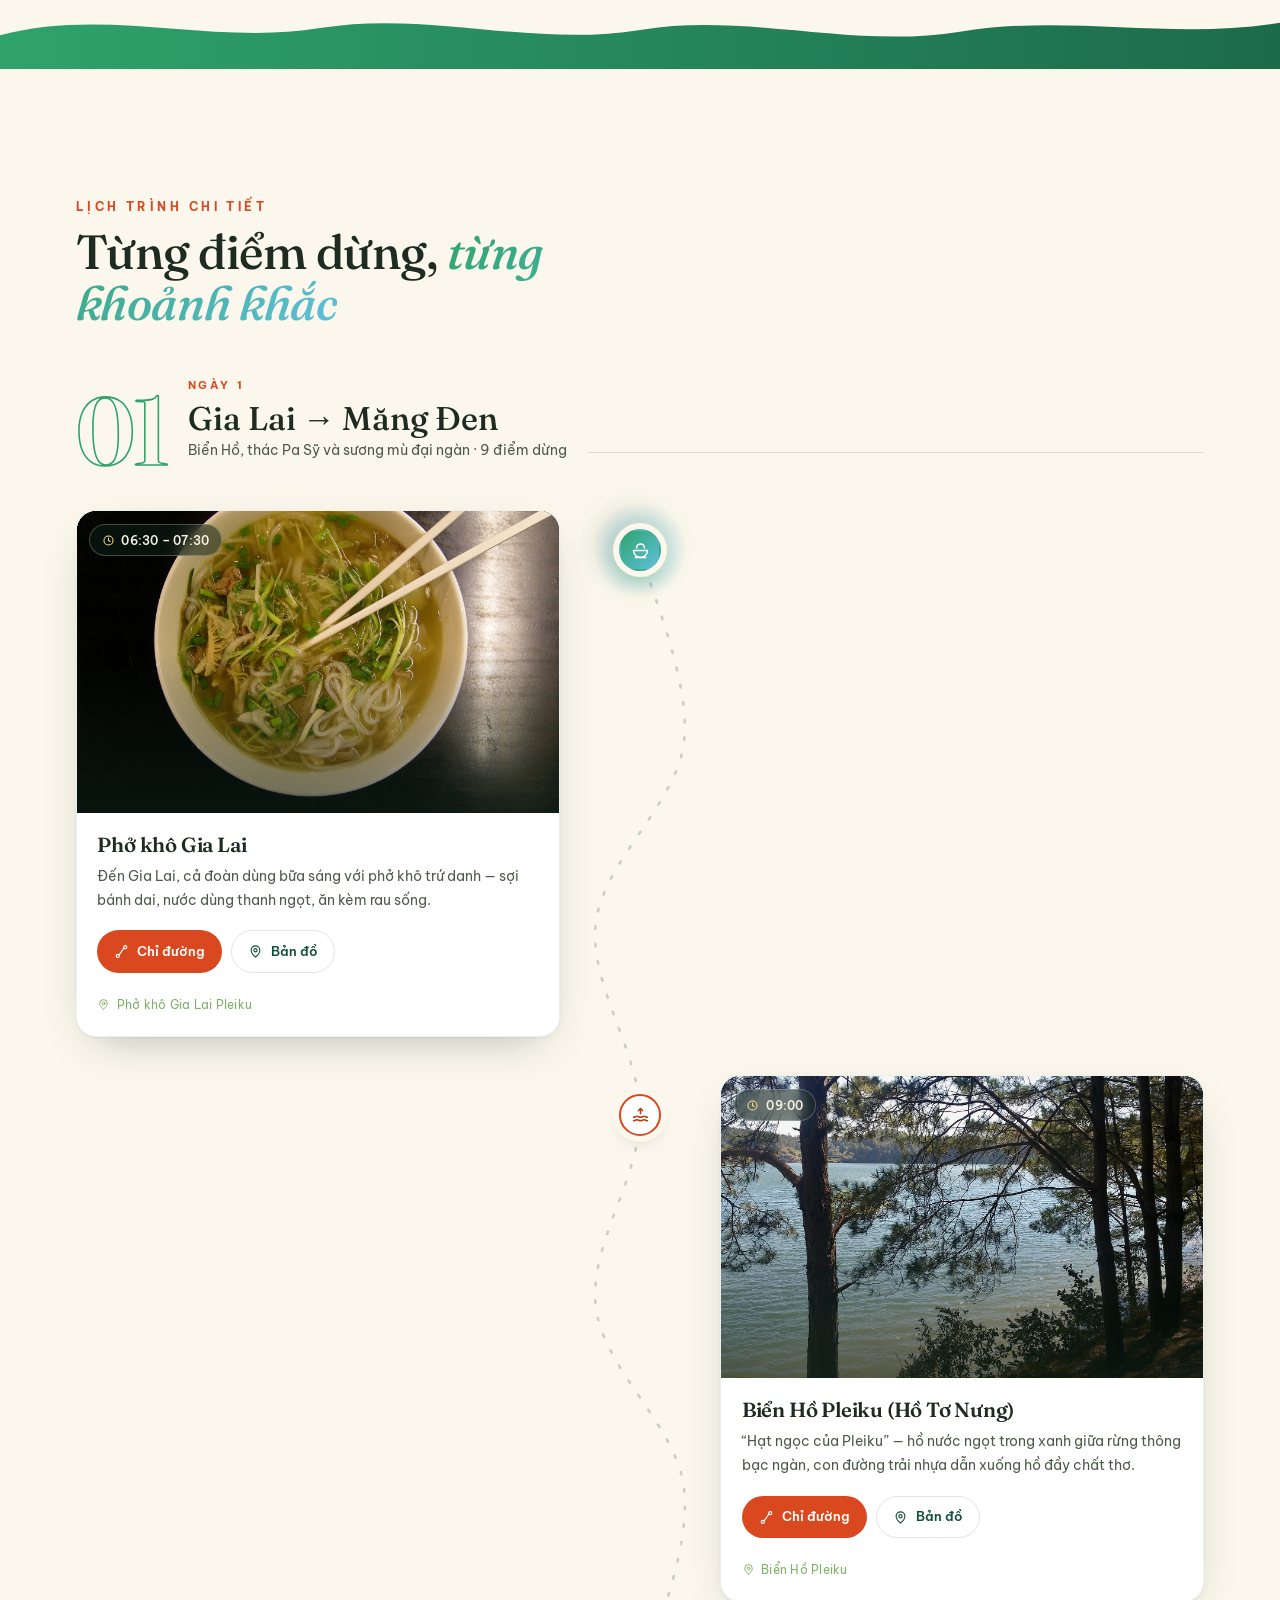
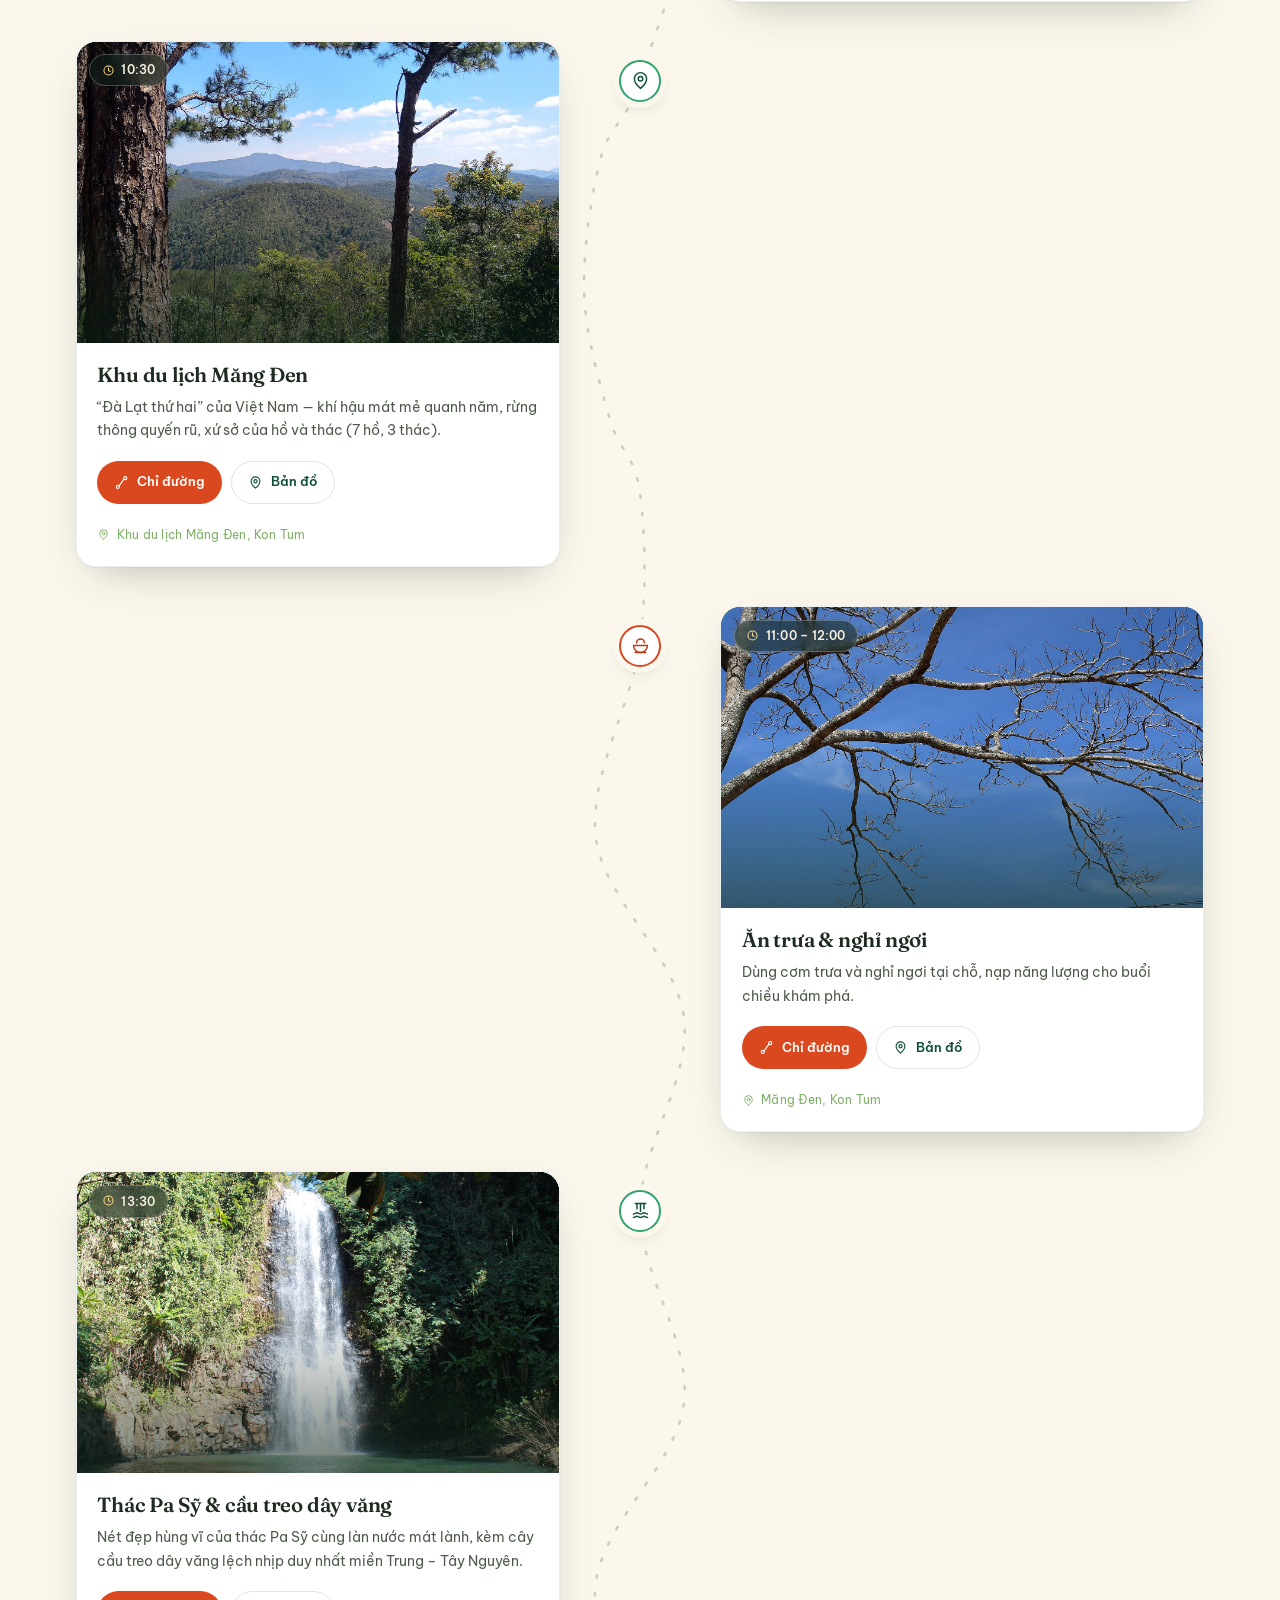
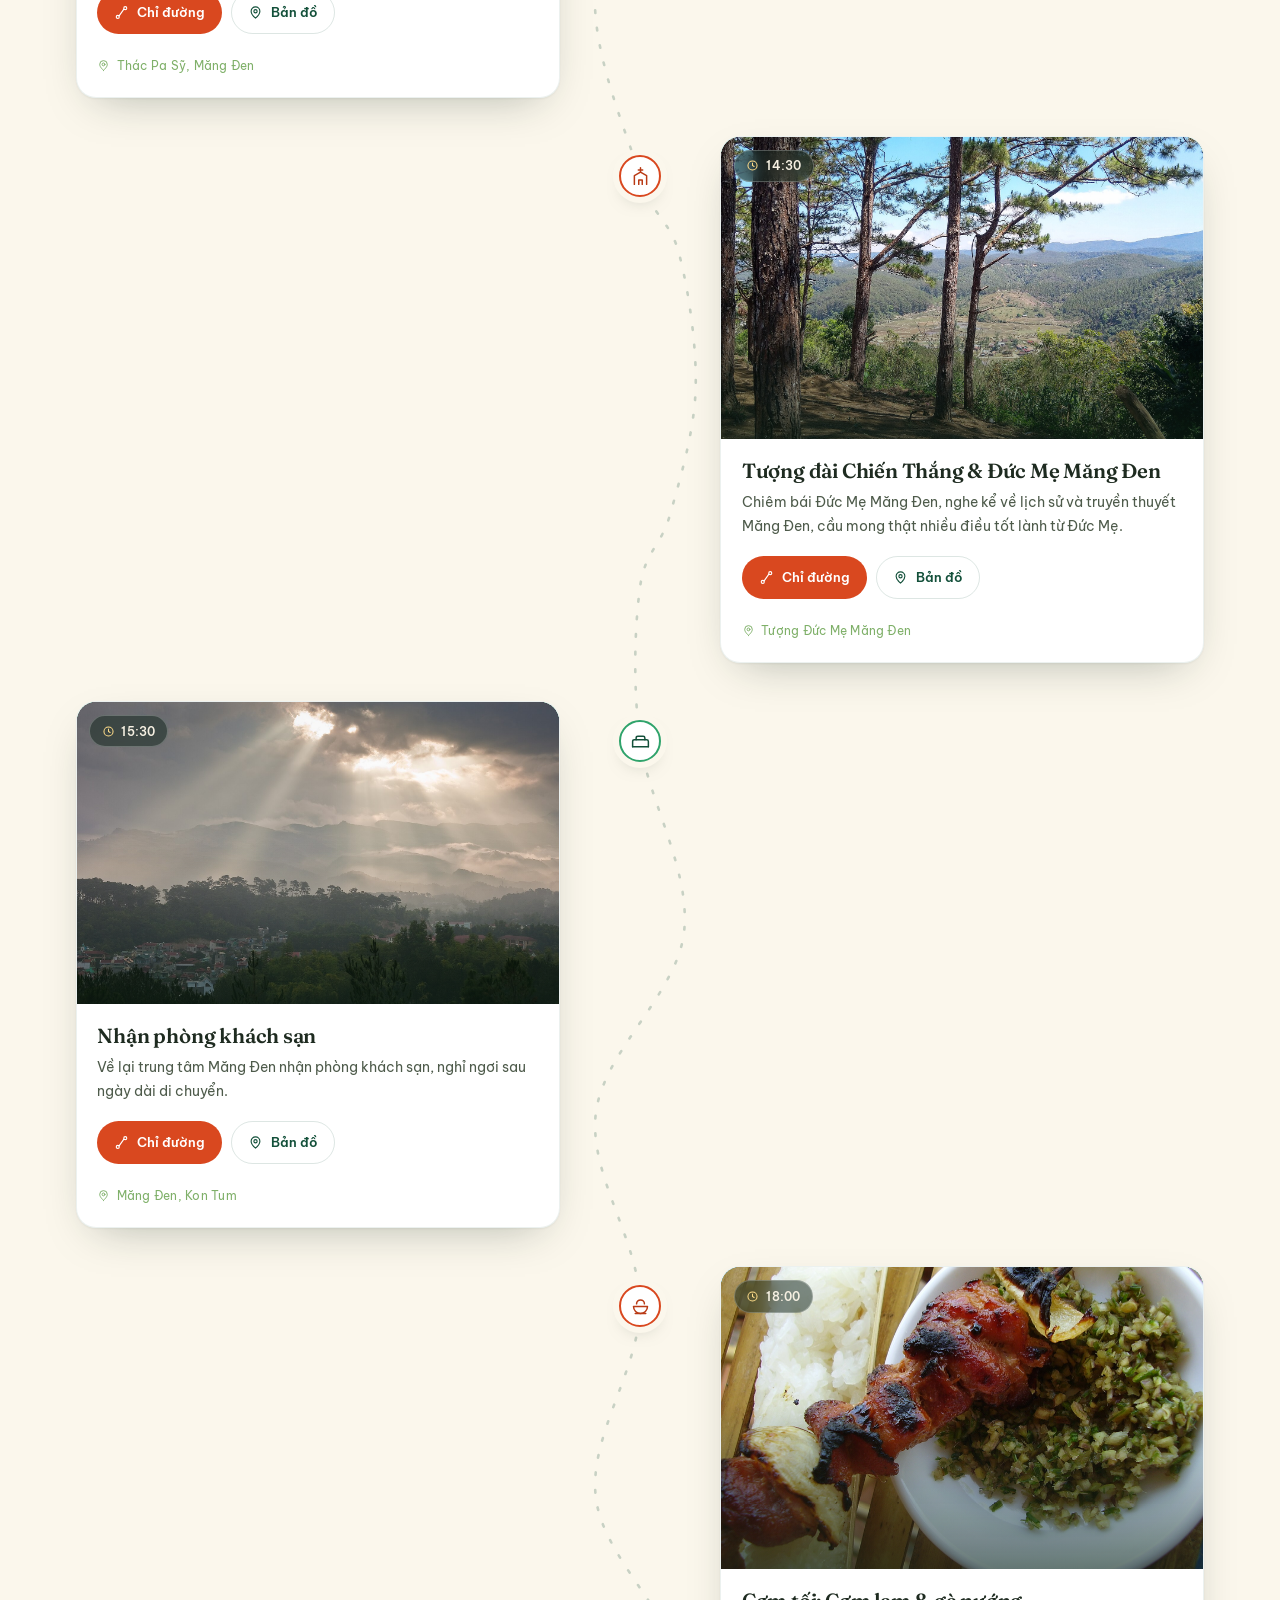
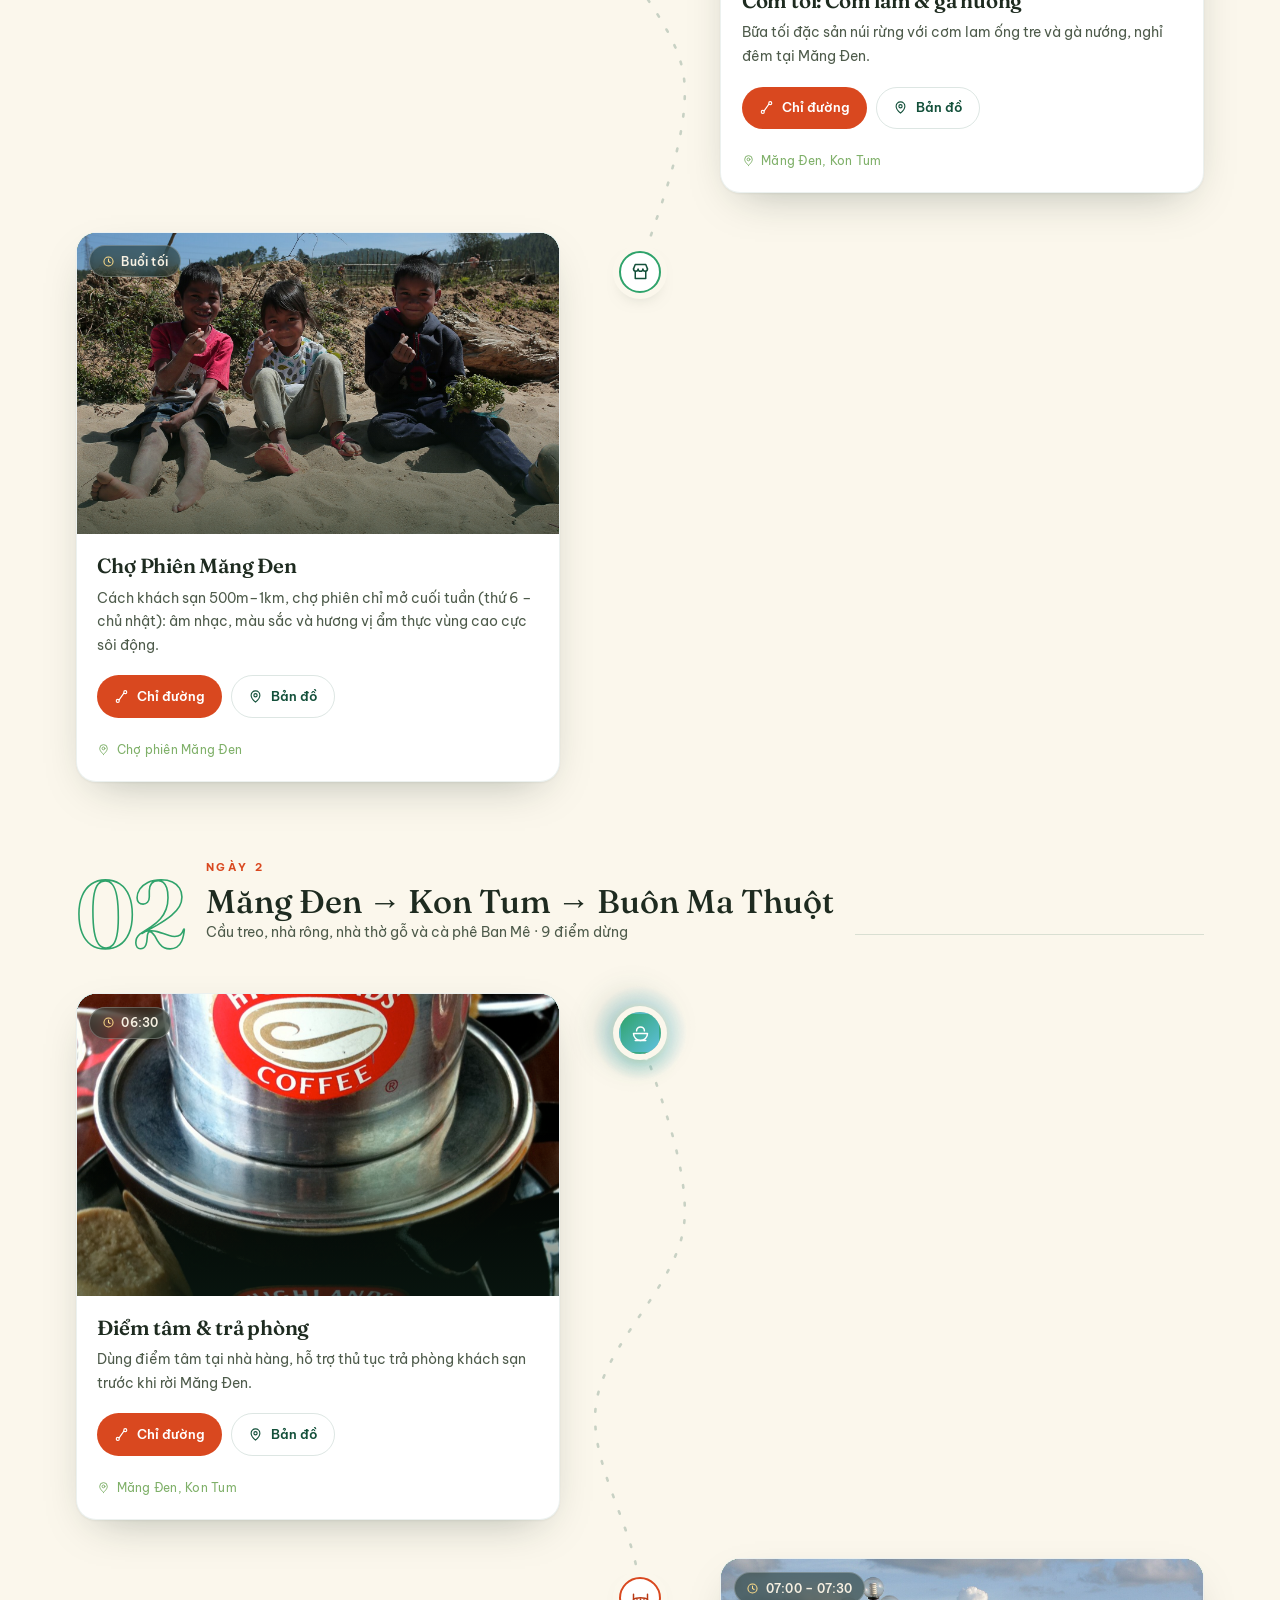
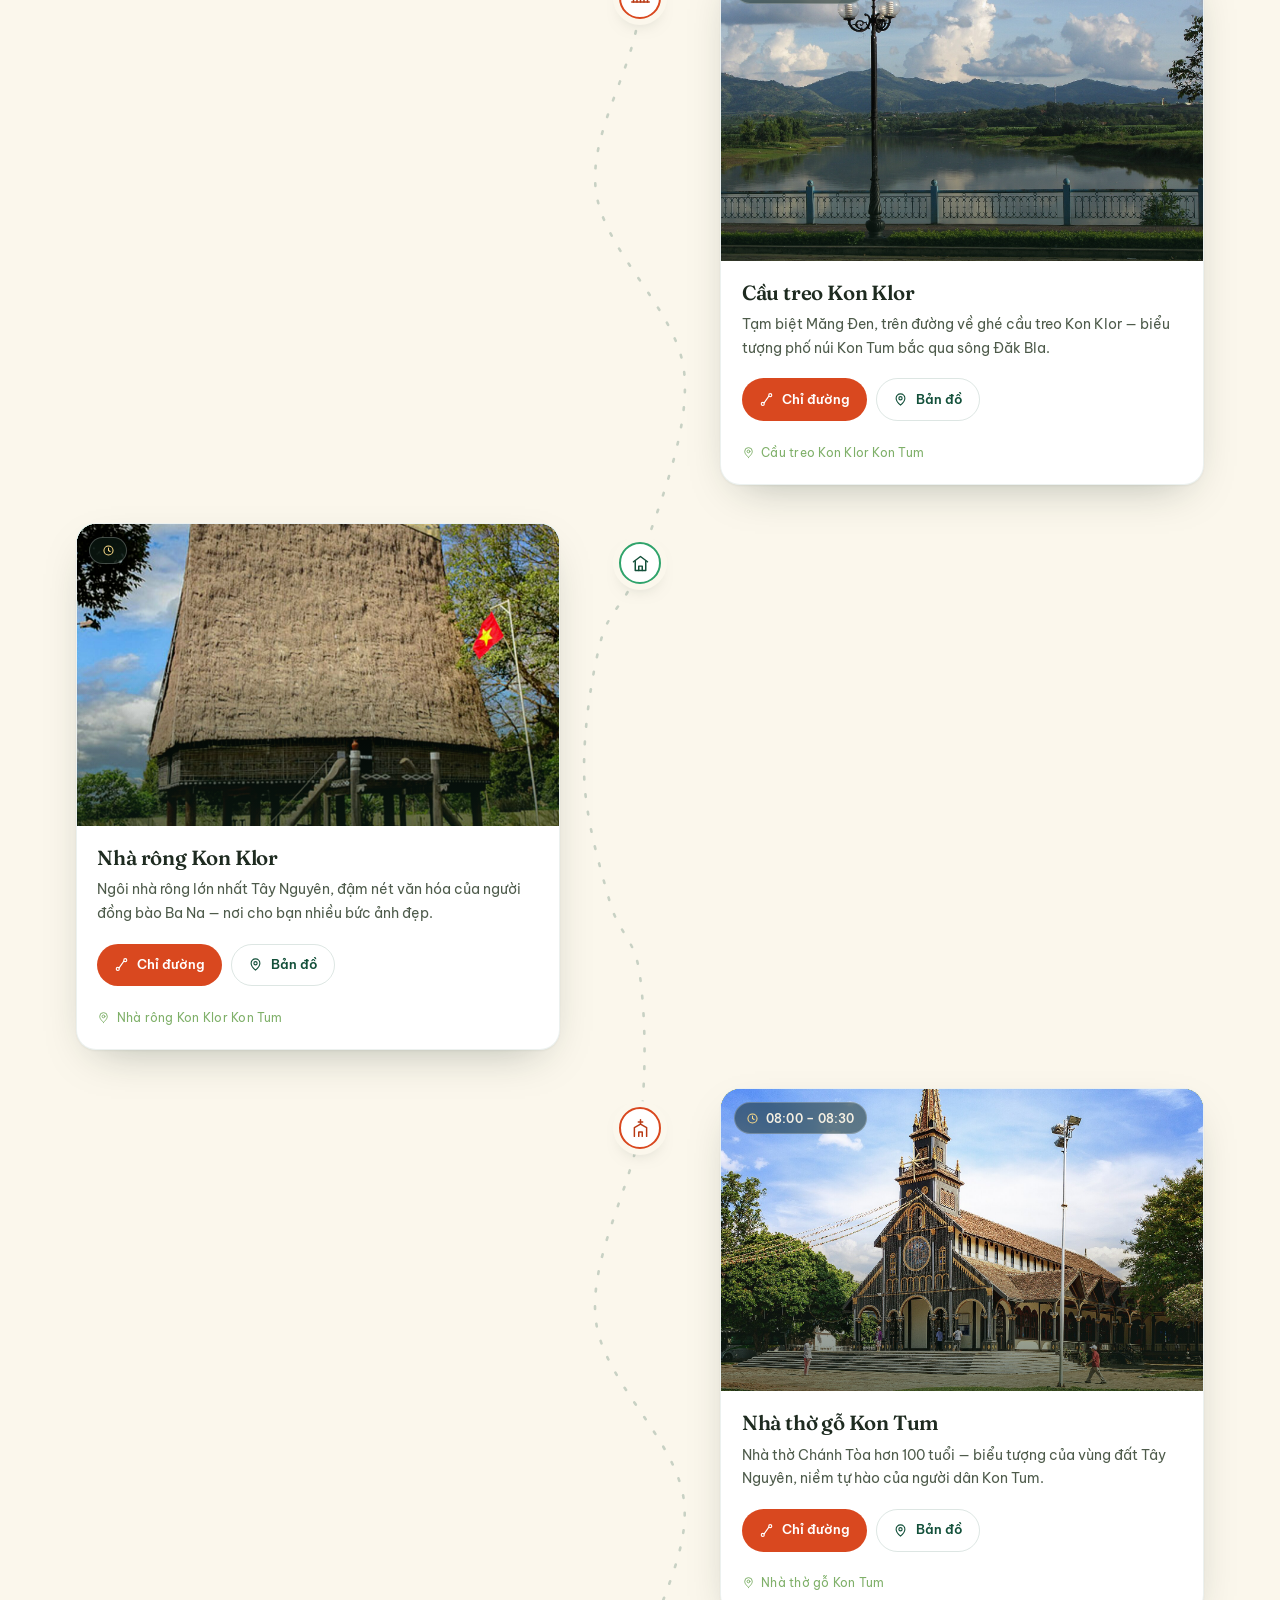
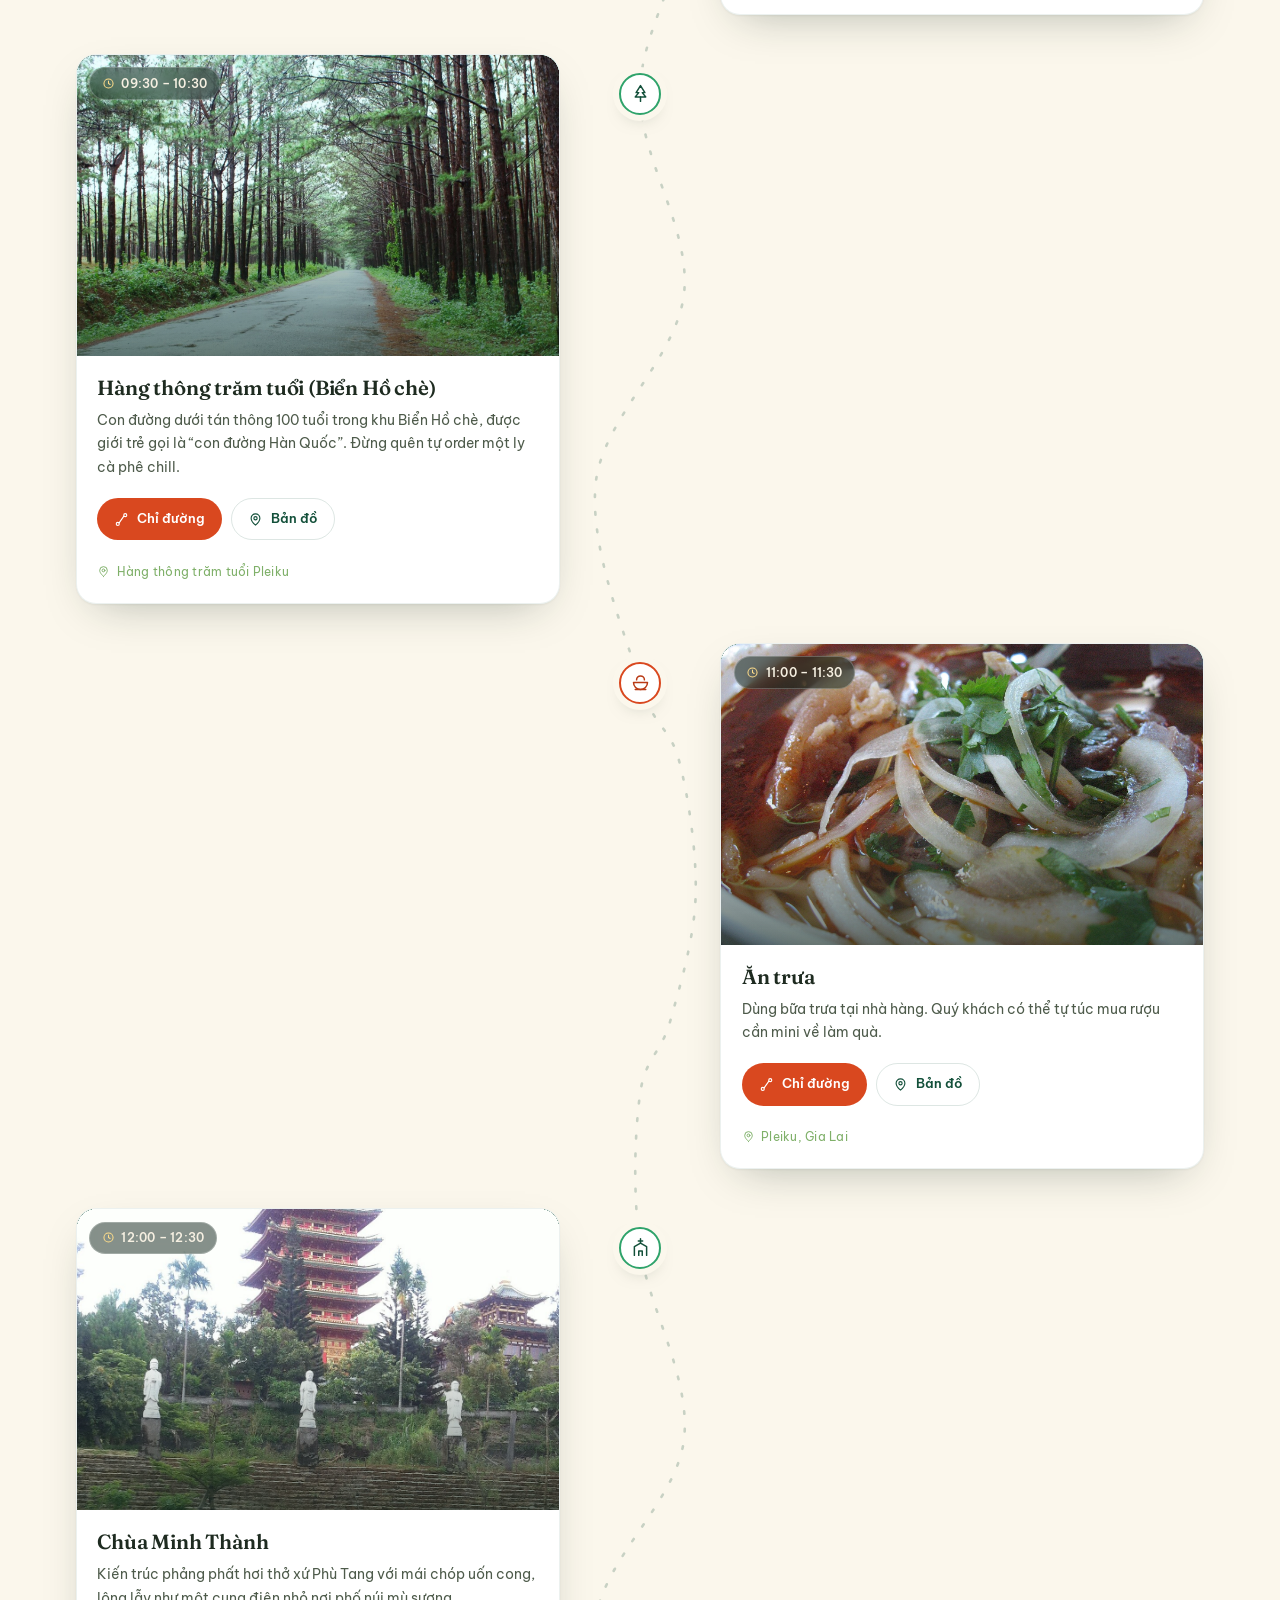
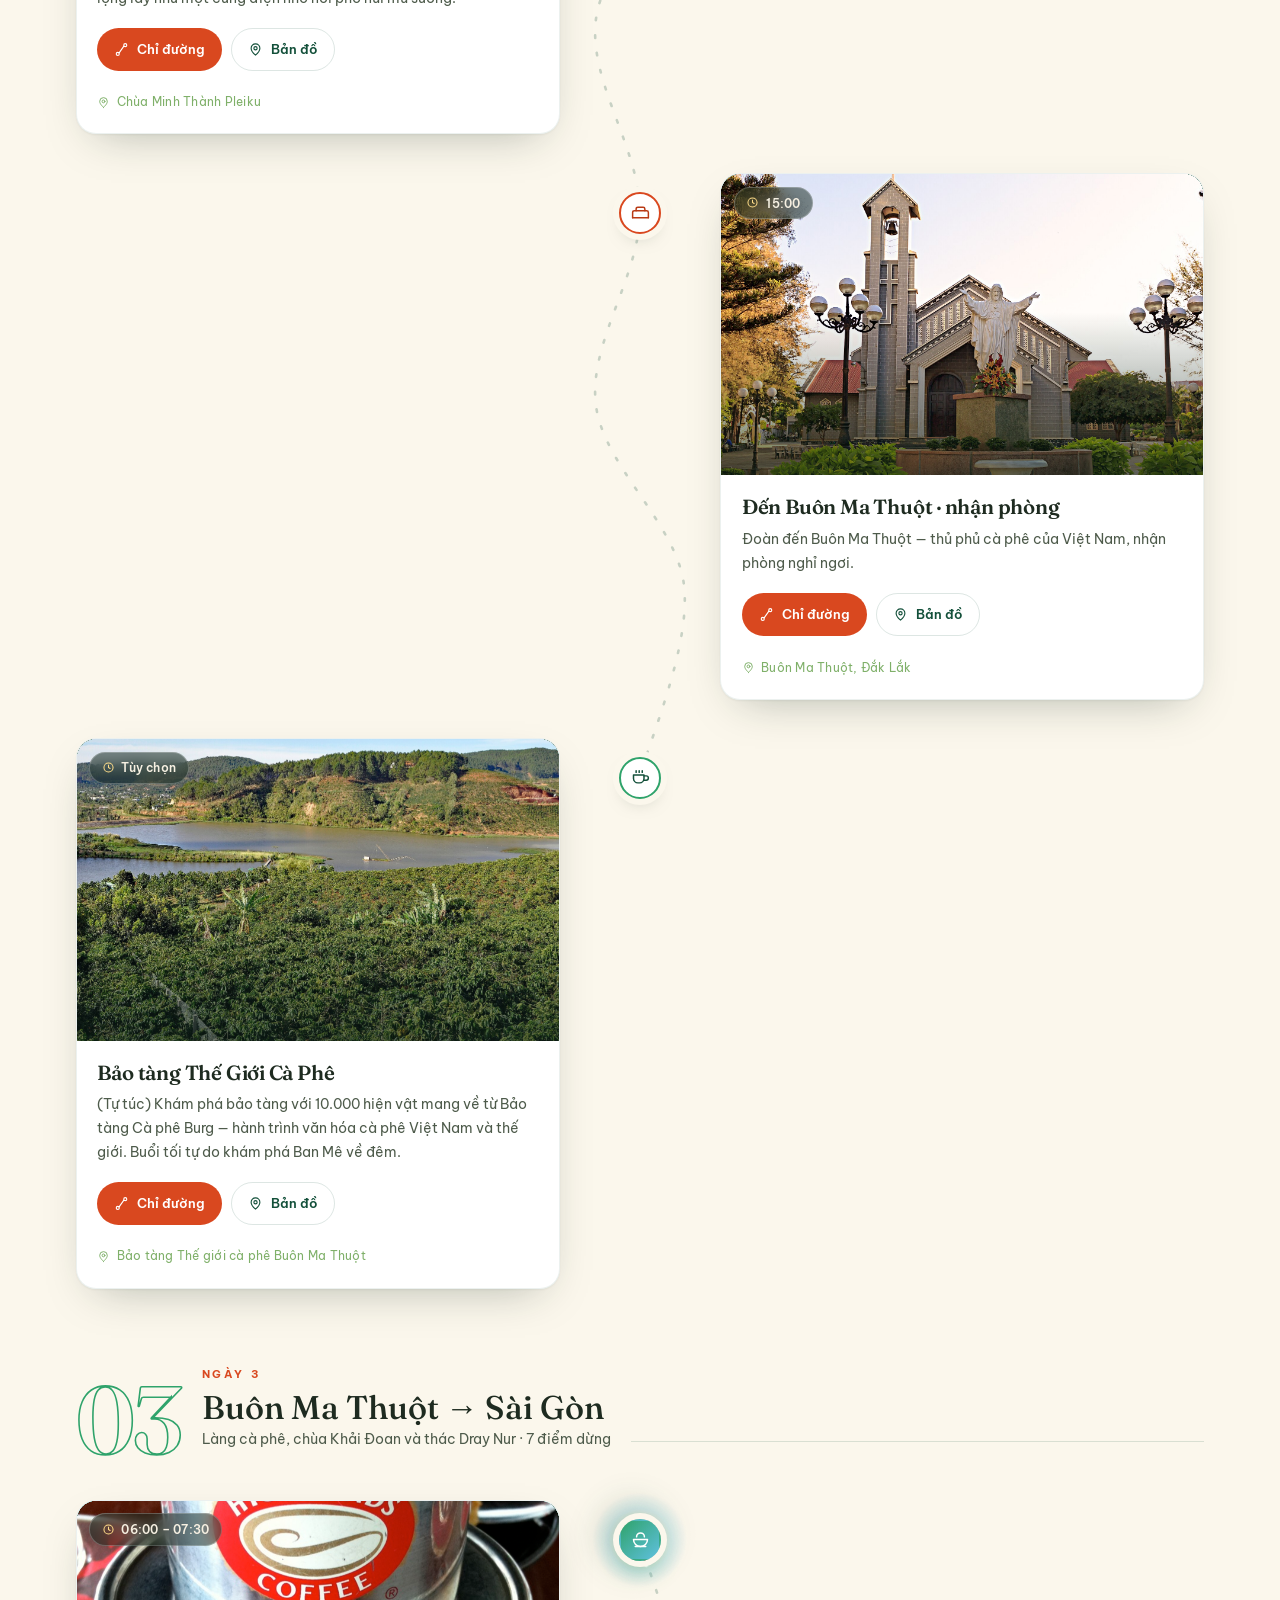
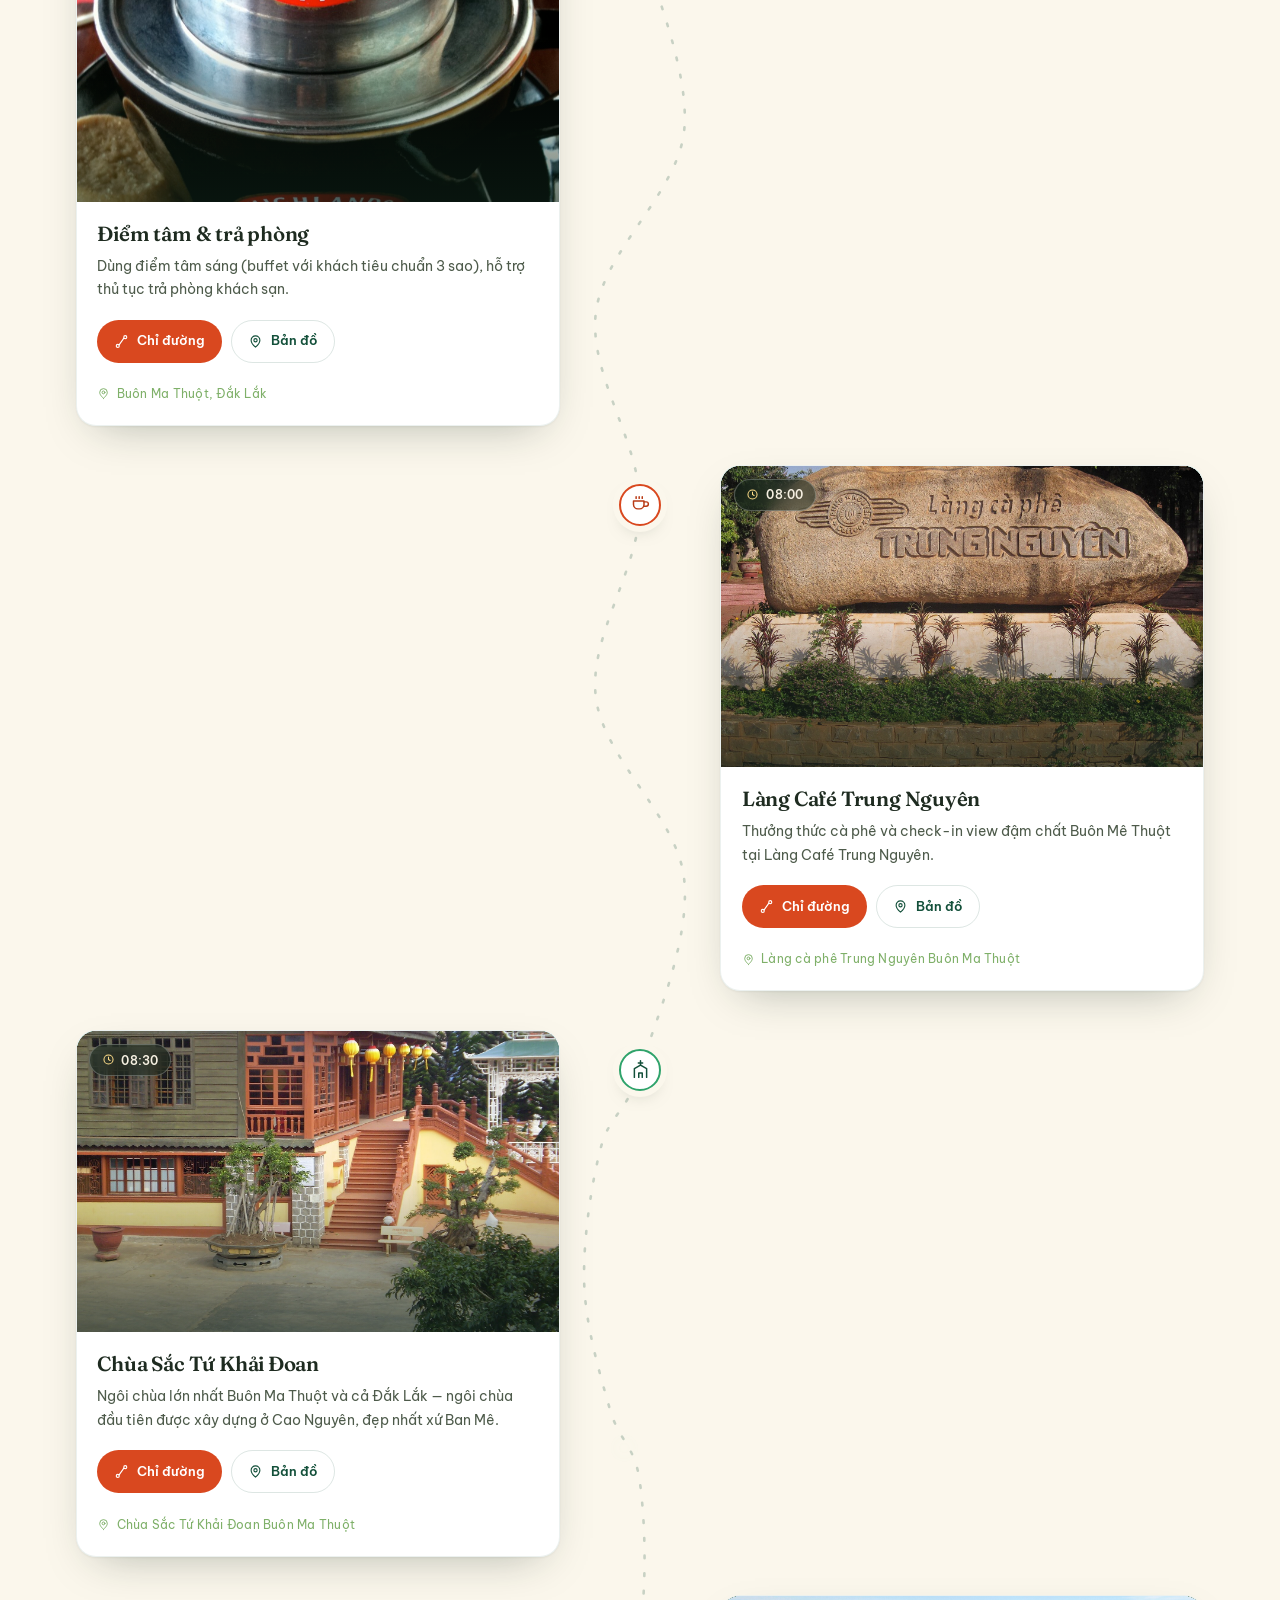
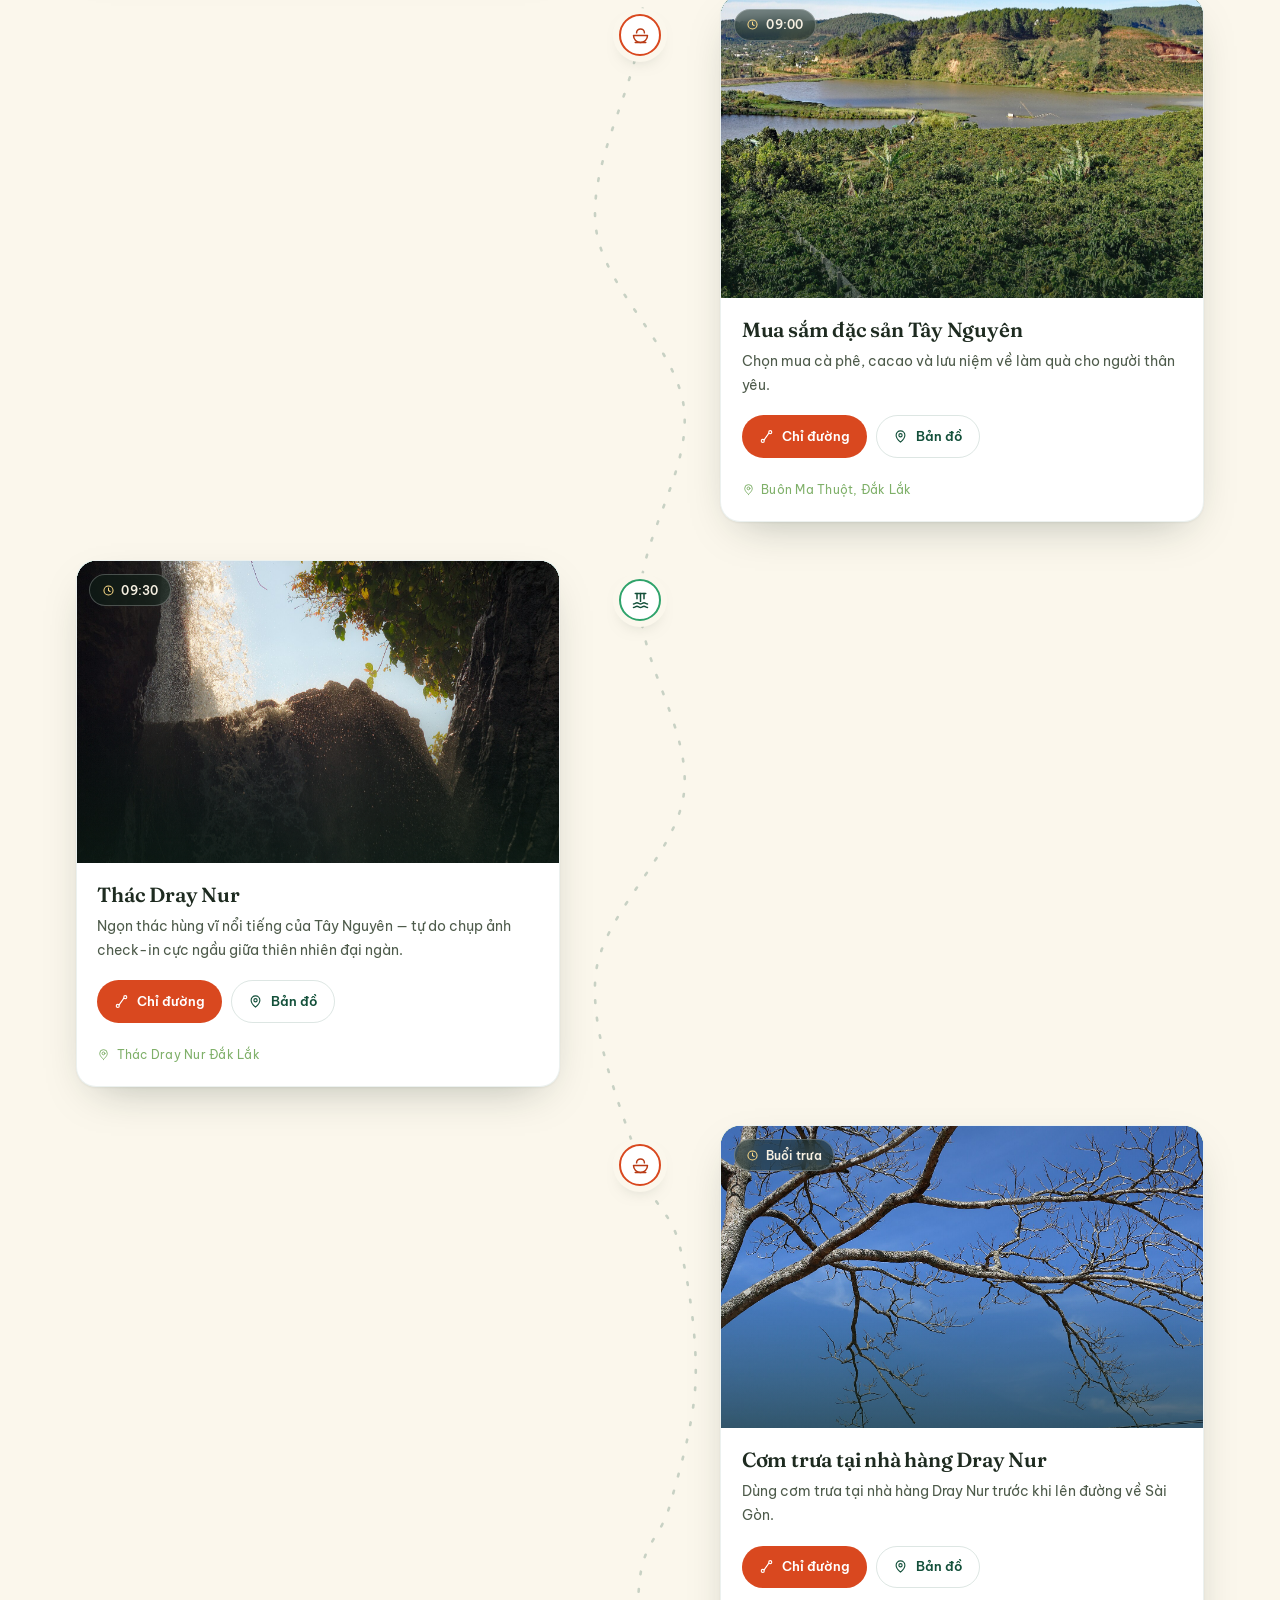
<file: tour-buon-ma-thuot.html>
<!DOCTYPE html>
<html lang="vi">
<head>
<meta charset="utf-8" />
<meta name="viewport" content="width=device-width, initial-scale=1" />
<title>Hành trình Tây Nguyên · Gia Lai — Măng Đen — Buôn Ma Thuột — Sài Gòn</title>
<meta name="description" content="Lịch trình tour 3 ngày 2 đêm Gia Lai - Măng Đen - Kon Tum - Buôn Ma Thuột - TP.HCM. Timeline trực quan, hình ảnh theo địa điểm và chỉ đường bằng Google Maps." />
<link rel="preconnect" href="https://fonts.googleapis.com">
<link rel="preconnect" href="https://fonts.gstatic.com" crossorigin>
<link href="https://fonts.googleapis.com/css2?family=Be+Vietnam+Pro:ital,wght@0,300;0,400;0,500;0,600;0,700;1,400&family=Fraunces:ital,opsz,wght@0,9..144,300..900;1,9..144,300..900&display=swap" rel="stylesheet">
<link rel="stylesheet" href="assets/styles.css?v=3" />
<script>if("scrollRestoration"in history)history.scrollRestoration="manual";</script>
<script src="assets/vendor/gsap.min.js?v=3" defer></script>
<script src="assets/vendor/ScrollTrigger.min.js?v=3" defer></script>
<script src="assets/app.js?v=3" defer></script>
</head>
<body>
<div class="bg-aurora" aria-hidden="true"></div>
<div class="progress" id="progress"></div>

<nav class="nav" id="nav">
  <div class="nav__in">
    <div class="nav__brand">Tây Nguyên <b>·</b> 3N2Đ</div>
    <a class="nav__switch" href="index.html"><svg viewBox="0 0 24 24"><path d="M4 8h13l-3.5-3.5M20 16H7l3.5 3.5"/></svg>Tour <b>4N3Đ</b></a>
    <div class="nav__links">
      <a href="#tongquan">Tổng quan</a>
      <a href="#ngay1">Ngày 1</a>
      <a href="#ngay2">Ngày 2</a>
      <a href="#ngay3">Ngày 3</a>
    </div>
  </div>
</nav>

<nav class="tabbar" id="tabbar" aria-label="Điều hướng nhanh">
  <a href="#tongquan" data-target="tongquan">
    <svg viewBox="0 0 24 24" stroke-linecap="round" stroke-linejoin="round"><path d="M3 10.5 12 3l9 7.5"/><path d="M5 9.5V20h14V9.5"/><path d="M10 20v-6h4v6"/></svg>
    Tổng
  </a>
  <a href="#ngay1" data-target="ngay1"><span class="num">1</span>Ngày 1</a>
  <a href="#ngay2" data-target="ngay2"><span class="num">2</span>Ngày 2</a>
  <a href="#ngay3" data-target="ngay3"><span class="num">3</span>Ngày 3</a>
</nav>

<a class="tour-fab" href="index.html" aria-label="Chuyển sang tour 4N3Đ">
  <svg viewBox="0 0 24 24"><path d="M4 8h13l-3.5-3.5M20 16H7l3.5 3.5"/></svg>
  <span>Tour 4N3Đ</span>
</a>

<header class="hero">
  <div class="hero__bg"><img src="images/hero-gialai.jpg" alt="Cao nguyên Gia Lai" /></div>
  <div class="hero__veil"></div>
  <div class="hero__glow" aria-hidden="true"></div>
  <div class="hero__orbs" aria-hidden="true"><span></span><span></span><span></span></div>
  <div class="hero__leaves" aria-hidden="true">
    <svg class="leaf l1" viewBox="0 0 24 24"><path d="M20 3C11 3 4 9 4 17c0 1.2.2 2.3.5 3.2l1.9-.7C6 18.8 6 18 6 17c0-1 .2-2 .5-3C9 16 13 16 16 13c3.5-3.5 4.5-8 4-10z"/></svg>
    <svg class="leaf l2" viewBox="0 0 24 24"><path d="M20 3C11 3 4 9 4 17c0 1.2.2 2.3.5 3.2l1.9-.7C6 18.8 6 18 6 17c0-1 .2-2 .5-3C9 16 13 16 16 13c3.5-3.5 4.5-8 4-10z"/></svg>
    <svg class="leaf l3" viewBox="0 0 24 24"><path d="M20 3C11 3 4 9 4 17c0 1.2.2 2.3.5 3.2l1.9-.7C6 18.8 6 18 6 17c0-1 .2-2 .5-3C9 16 13 16 16 13c3.5-3.5 4.5-8 4-10z"/></svg>
    <svg class="leaf l4" viewBox="0 0 24 24"><path d="M20 3C11 3 4 9 4 17c0 1.2.2 2.3.5 3.2l1.9-.7C6 18.8 6 18 6 17c0-1 .2-2 .5-3C9 16 13 16 16 13c3.5-3.5 4.5-8 4-10z"/></svg>
  </div>
  <div class="hero__in">
    <span class="eyebrow">Tour 3 Ngày · 2 Đêm</span>
    <h1 class="hero__title">
      <span class="l"><span class="l__in">Hạt ngọc Pleiku,</span></span>
      <span class="l"><span class="l__in"><em>đại ngàn</em> Ban Mê</span></span>
    </h1>
    <div class="route" id="route"></div>
    <p class="hero__lead">Ba ngày xuyên cao nguyên: hạt ngọc Biển Hồ, sương mù Măng Đen, thủ phủ cà phê Buôn Ma Thuột và ngọn thác Dray Nur hùng vĩ — khép lại ở Sài Gòn.</p>
    <div class="hero__meta">
      <span class="chip"><svg viewBox="0 0 24 24" fill="none" stroke-width="1.6"><path d="M12 21s-7-5.7-7-11a7 7 0 1 1 14 0c0 5.3-7 11-7 11z"/><circle cx="12" cy="10" r="2.6"/></svg>4 miền đất</span>
      <span class="chip"><svg viewBox="0 0 24 24" fill="none" stroke-width="1.6"><rect x="3" y="5" width="18" height="16" rx="2"/><path d="M3 9h18M8 3v4M16 3v4"/></svg>Linh hoạt theo thực tế</span>
      <span class="chip"><svg viewBox="0 0 24 24" fill="none" stroke-width="1.6"><path d="M3 12h4l2-5 3 10 2.5-7 1.5 2h5"/></svg>Chỉ đường bằng Google Maps</span>
      <a class="chip chip--switch" href="index.html"><svg viewBox="0 0 24 24" fill="none" stroke-width="1.6"><path d="M4 8h13l-3.5-3.5M20 16H7l3.5 3.5"/></svg>Xem tour <b>4N3Đ</b></a>
    </div>
  </div>
  <div class="scrollcue"><span></span>Cuộn xuống</div>
</header>

<section class="band" id="tongquan">
  <div class="wrap">
    <div class="sec-head reveal">
      <span class="sec-kicker">Tổng quan hành trình</span>
      <h2 class="sec-title">Một vòng đại ngàn, <em>về lại phố</em></h2>
    </div>
    <div class="stats reveal">
      <div class="stat"><b>3N2Đ</b><small>Ba ngày hai đêm, khởi hành từ Gia Lai và kết thúc tại TP.HCM.</small></div>
      <div class="stat"><b>~700km</b><small>Cung đường xuyên Gia Lai – Kon Tum – Đắk Lắk – Sài Gòn.</small></div>
      <div class="stat"><b>4 vùng</b><small>Gia Lai · Măng Đen · Buôn Ma Thuột · Sài Gòn.</small></div>
      <div class="stat"><b>7 hồ · 3 thác</b><small>“Đà Lạt thứ hai” Măng Đen sở hữu 7 hồ và 3 thác tuyệt đẹp.</small></div>
    </div>

    <div class="stepper reveal">
      <a class="step" target="_blank" rel="noopener" data-map="Biển Hồ Pleiku, Gia Lai"><span class="step__dot">01</span><b>Gia Lai</b><small>Biển Hồ · Đồi thông</small></a>
      <a class="step" target="_blank" rel="noopener" data-map="Khu du lịch Măng Đen, Kon Plông, Kon Tum"><span class="step__dot">02</span><b>Măng Đen</b><small>Thác Pa Sỹ</small></a>
      <a class="step" target="_blank" rel="noopener" data-map="Thành phố Buôn Ma Thuột, Đắk Lắk"><span class="step__dot">03</span><b>Buôn Ma Thuột</b><small>Thủ phủ cà phê</small></a>
      <a class="step" target="_blank" rel="noopener" data-map="Thành phố Hồ Chí Minh"><span class="step__dot">04</span><b>Sài Gòn</b><small>Kết thúc hành trình</small></a>
    </div>

    <div class="weather reveal">
      <svg viewBox="0 0 24 24" fill="none" stroke-width="1.6"><path d="M17.5 19a4.5 4.5 0 0 0 .5-8.97A6 6 0 0 0 6.2 11 4 4 0 0 0 7 19z"/><path d="M8 22l1-2M12 22l1-2M16 22l1-2"/></svg>
      <div><b>Tùy vào điều kiện thực tế trên tour,</b> chương trình sẽ linh động thay đổi nhưng vẫn đảm bảo đầy đủ điểm tham quan. Thứ tự các điểm dừng có thể điều chỉnh theo nhu cầu của đoàn.</div>
    </div>
  </div>
</section>

<svg class="ridge" viewBox="0 0 1440 90" preserveAspectRatio="none" aria-hidden="true"><defs><linearGradient id="ridgeG" x1="0" y1="0" x2="1" y2="0"><stop offset="0" stop-color="#2FA36B"/><stop offset="1" stop-color="#1C6B4B"/></linearGradient></defs><path fill="url(#ridgeG)" d="M0,90 L0,52 C120,20 240,64 360,44 C480,24 600,66 720,46 C840,26 960,68 1080,48 C1200,28 1320,58 1440,38 L1440,90 Z"/></svg>

<section class="timeline wrap" id="lichtrinh">
  <div class="sec-head reveal" style="padding-top:3.5rem">
    <span class="sec-kicker">Lịch trình chi tiết</span>
    <h2 class="sec-title">Từng điểm dừng, <em>từng khoảnh khắc</em></h2>
  </div>
  <div id="days"></div>
</section>

<footer>
  <div class="wrap">
    <div>
      <h3>Ban Mê mùa cà phê chín.</h3>
      <p>Bản timeline gợi ý cho tour <b>Gia Lai — Măng Đen — Kon Tum — Buôn Ma Thuột — Sài Gòn</b>. Nhấn <b>“Chỉ đường”</b> trên mỗi điểm dừng để mở Google Maps dẫn đường trực tiếp, hoặc nhấn <b>“Bản đồ”</b> để xem vị trí.</p>
      <p>Hãy tôn trọng văn hóa bản địa và mặc trang phục lịch sự khi tham quan các điểm tâm linh.</p>
    </div>
    <div>
      <h4>Mẹo nhỏ</h4>
      <ul class="foot-list">
        <li>Săn ảnh đường thông <span>sáng sớm</span></li>
        <li>Mang áo khoác <span>Măng Đen se lạnh</span></li>
        <li>Thử cà phê <span>Buôn Ma Thuột</span></li>
        <li>Mặc lịch sự <span>chùa chiền</span></li>
        <li>Mua đặc sản <span>café, cacao</span></li>
      </ul>
    </div>
    <div class="sig">
      <span>Hình ảnh minh họa: Wikimedia Commons (giấy phép mở).</span>
      <span>Timeline template · <b>Tây Nguyên 3N2Đ</b></span>
    </div>
  </div>
</footer>

<noscript><div style="padding:2rem;text-align:center;font-family:sans-serif">Hãy bật JavaScript để xem timeline đầy đủ, hoặc mở trực tiếp các điểm trong phần mô tả.</div></noscript>

<script>
window.HERO_ROUTE = ["Gia Lai","Măng Đen","Buôn Ma Thuột","Sài Gòn"];
window.TOUR_DAYS = [
  {
    id:"ngay1", n:"01", k:"Ngày 1", t:"Gia Lai → Măng Đen", s:"Biển Hồ, thác Pa Sỹ và sương mù đại ngàn",
    stops:[
      {time:"06:30 – 07:30", title:"Phở khô Gia Lai", img:"pho-kho.jpg", q:"Phở khô Gia Lai Pleiku",
       d:"Đến Gia Lai, cả đoàn dùng bữa sáng với phở khô trứ danh — sợi bánh dai, nước dùng thanh ngọt, ăn kèm rau sống."},
      {time:"09:00", title:"Biển Hồ Pleiku (Hồ Tơ Nưng)", img:"bien-ho.jpg", q:"Biển Hồ Pleiku",
       d:"“Hạt ngọc của Pleiku” — hồ nước ngọt trong xanh giữa rừng thông bạc ngàn, con đường trải nhựa dẫn xuống hồ đầy chất thơ."},
      {time:"10:30", title:"Khu du lịch Măng Đen", img:"duong-thong.jpg", q:"Khu du lịch Măng Đen, Kon Tum",
       d:"“Đà Lạt thứ hai” của Việt Nam — khí hậu mát mẻ quanh năm, rừng thông quyến rũ, xứ sở của hồ và thác (7 hồ, 3 thác)."},
      {time:"11:00 – 12:00", title:"Ăn trưa & nghỉ ngơi", img:"com-dong-bao.jpg", q:"Măng Đen, Kon Tum",
       d:"Dùng cơm trưa và nghỉ ngơi tại chỗ, nạp năng lượng cho buổi chiều khám phá."},
      {time:"13:30", title:"Thác Pa Sỹ & cầu treo dây văng", img:"hero.jpg", q:"Thác Pa Sỹ, Măng Đen",
       d:"Nét đẹp hùng vĩ của thác Pa Sỹ cùng làn nước mát lành, kèm cây cầu treo dây văng lệch nhịp duy nhất miền Trung – Tây Nguyên."},
      {time:"14:30", title:"Tượng đài Chiến Thắng & Đức Mẹ Măng Đen", img:"duc-me.jpg", q:"Tượng Đức Mẹ Măng Đen",
       d:"Chiêm bái Đức Mẹ Măng Đen, nghe kể về lịch sử và truyền thuyết Măng Đen, cầu mong thật nhiều điều tốt lành từ Đức Mẹ."},
      {time:"15:30", title:"Nhận phòng khách sạn", img:"san-may.jpg", q:"Măng Đen, Kon Tum",
       d:"Về lại trung tâm Măng Đen nhận phòng khách sạn, nghỉ ngơi sau ngày dài di chuyển."},
      {time:"18:00", title:"Cơm tối: Cơm lam & gà nướng", img:"ga-nuong-com-lam.jpg", q:"Măng Đen, Kon Tum",
       d:"Bữa tối đặc sản núi rừng với cơm lam ống tre và gà nướng, nghỉ đêm tại Măng Đen."},
      {time:"Buổi tối", title:"Chợ Phiên Măng Đen", img:"cho-phien.jpg", q:"Chợ phiên Măng Đen",
       d:"Cách khách sạn 500m–1km, chợ phiên chỉ mở cuối tuần (thứ 6 – chủ nhật): âm nhạc, màu sắc và hương vị ẩm thực vùng cao cực sôi động."}
    ]
  },
  {
    id:"ngay2", n:"02", k:"Ngày 2", t:"Măng Đen → Kon Tum → Buôn Ma Thuột", s:"Cầu treo, nhà rông, nhà thờ gỗ và cà phê Ban Mê",
    stops:[
      {time:"06:30", title:"Điểm tâm & trả phòng", img:"cafe-trinh.jpg", q:"Măng Đen, Kon Tum",
       d:"Dùng điểm tâm tại nhà hàng, hỗ trợ thủ tục trả phòng khách sạn trước khi rời Măng Đen."},
      {time:"07:00 – 07:30", title:"Cầu treo Kon Klor", img:"cau-treo.jpg", q:"Cầu treo Kon Klor Kon Tum",
       d:"Tạm biệt Măng Đen, trên đường về ghé cầu treo Kon Klor — biểu tượng phố núi Kon Tum bắc qua sông Đăk Bla."},
      {time:"", title:"Nhà rông Kon Klor", img:"nha-rong.jpg", q:"Nhà rông Kon Klor Kon Tum",
       d:"Ngôi nhà rông lớn nhất Tây Nguyên, đậm nét văn hóa của người đồng bào Ba Na — nơi cho bạn nhiều bức ảnh đẹp."},
      {time:"08:00 – 08:30", title:"Nhà thờ gỗ Kon Tum", img:"nha-tho-go.jpg", q:"Nhà thờ gỗ Kon Tum",
       d:"Nhà thờ Chánh Tòa hơn 100 tuổi — biểu tượng của vùng đất Tây Nguyên, niềm tự hào của người dân Kon Tum."},
      {time:"09:30 – 10:30", title:"Hàng thông trăm tuổi (Biển Hồ chè)", img:"hang-thong.jpg", q:"Hàng thông trăm tuổi Pleiku",
       d:"Con đường dưới tán thông 100 tuổi trong khu Biển Hồ chè, được giới trẻ gọi là “con đường Hàn Quốc”. Đừng quên tự order một ly cà phê chill."},
      {time:"11:00 – 11:30", title:"Ăn trưa", img:"banh-canh-ca.jpg", q:"Pleiku, Gia Lai",
       d:"Dùng bữa trưa tại nhà hàng. Quý khách có thể tự túc mua rượu cần mini về làm quà."},
      {time:"12:00 – 12:30", title:"Chùa Minh Thành", img:"chua-minh-thanh.jpg", q:"Chùa Minh Thành Pleiku",
       d:"Kiến trúc phảng phất hơi thở xứ Phù Tang với mái chóp uốn cong, lộng lẫy như một cung điện nhỏ nơi phố núi mù sương."},
      {time:"15:00", title:"Đến Buôn Ma Thuột · nhận phòng", img:"buon-ma-thuot.jpg", q:"Buôn Ma Thuột, Đắk Lắk",
       d:"Đoàn đến Buôn Ma Thuột — thủ phủ cà phê của Việt Nam, nhận phòng nghỉ ngơi."},
      {time:"Tùy chọn", title:"Bảo tàng Thế Giới Cà Phê", img:"ca-phe.jpg", q:"Bảo tàng Thế giới cà phê Buôn Ma Thuột",
       d:"(Tự túc) Khám phá bảo tàng với 10.000 hiện vật mang về từ Bảo tàng Cà phê Burg — hành trình văn hóa cà phê Việt Nam và thế giới. Buổi tối tự do khám phá Ban Mê về đêm."}
    ]
  },
  {
    id:"ngay3", n:"03", k:"Ngày 3", t:"Buôn Ma Thuột → Sài Gòn", s:"Làng cà phê, chùa Khải Đoan và thác Dray Nur",
    stops:[
      {time:"06:00 – 07:30", title:"Điểm tâm & trả phòng", img:"cafe-trinh.jpg", q:"Buôn Ma Thuột, Đắk Lắk",
       d:"Dùng điểm tâm sáng (buffet với khách tiêu chuẩn 3 sao), hỗ trợ thủ tục trả phòng khách sạn."},
      {time:"08:00", title:"Làng Café Trung Nguyên", img:"lang-cafe-trung-nguyen.jpg", q:"Làng cà phê Trung Nguyên Buôn Ma Thuột",
       d:"Thưởng thức cà phê và check-in view đậm chất Buôn Mê Thuột tại Làng Café Trung Nguyên."},
      {time:"08:30", title:"Chùa Sắc Tứ Khải Đoan", img:"chua-khai-doan.jpg", q:"Chùa Sắc Tứ Khải Đoan Buôn Ma Thuột",
       d:"Ngôi chùa lớn nhất Buôn Ma Thuột và cả Đắk Lắk — ngôi chùa đầu tiên được xây dựng ở Cao Nguyên, đẹp nhất xứ Ban Mê."},
      {time:"09:00", title:"Mua sắm đặc sản Tây Nguyên", img:"ca-phe.jpg", q:"Buôn Ma Thuột, Đắk Lắk",
       d:"Chọn mua cà phê, cacao và lưu niệm về làm quà cho người thân yêu."},
      {time:"09:30", title:"Thác Dray Nur", img:"thac-dray-nur.jpg", q:"Thác Dray Nur Đắk Lắk",
       d:"Ngọn thác hùng vĩ nổi tiếng của Tây Nguyên — tự do chụp ảnh check-in cực ngầu giữa thiên nhiên đại ngàn."},
      {time:"Buổi trưa", title:"Cơm trưa tại nhà hàng Dray Nur", img:"com-dong-bao.jpg", q:"Thác Dray Nur Đắk Lắk",
       d:"Dùng cơm trưa tại nhà hàng Dray Nur trước khi lên đường về Sài Gòn."},
      {time:"19:00", title:"Về TP.HCM · chia tay đoàn", img:"tphcm.jpg", q:"TP. Hồ Chí Minh",
       d:"Đoàn về đến TP.HCM, chia tay và hẹn gặp lại quý khách trong những hành trình tiếp theo."}
    ]
  }
];
</script>
</body>
</html>
</file>
<file: assets/styles.css>
:root{
  --paper:#FBF7EC;
  --paper-2:#FFFFFF;
  --paper-3:#F3EDDD;
  --ink:#1E2B20;
  --ink-soft:#4E5B4B;
  --pine:#13503A;
  --pine-2:#1C6B4B;
  --moss:#2FA36B;
  --sage:#7FB069;
  --clay:#D9481F;
  --clay-2:#B93A15;
  --gold:#F2A93B;
  --sun:#FFD166;
  --sky:#5FC0DE;
  --sky-2:#A6E3F5;
  --line:rgba(19,80,58,.14);
  --line-soft:rgba(19,80,58,.08);
  --shadow:0 1px 2px rgba(20,40,30,.05), 0 16px 44px -20px rgba(20,40,30,.35);
  --shadow-lift:0 2px 4px rgba(20,40,30,.06), 0 34px 62px -24px rgba(20,40,30,.45);
  --serif:"Fraunces","Times New Roman",Georgia,serif;
  --sans:"Be Vietnam Pro",-apple-system,"Segoe UI",Roboto,sans-serif;
  --maxw:1180px;
  --grad-warm:linear-gradient(135deg,#FFD166,#F2A93B 48%,#EF6B3B);
  --grad-fresh:linear-gradient(135deg,#2FA36B,#5FC0DE);
}
*{box-sizing:border-box}
html{scroll-behavior:smooth}
body{
  margin:0;
  font-family:var(--sans);
  color:var(--ink);
  background:var(--paper);
  line-height:1.65;
  -webkit-font-smoothing:antialiased;
  overflow-x:hidden;
}
img{display:block;max-width:100%}
a{color:inherit}
::selection{background:var(--clay);color:#fff}

.bg-aurora{
  position:fixed;inset:-22vmax;z-index:-2;pointer-events:none;
  background:
    radial-gradient(38vmax 38vmax at 12% 6%, rgba(255,209,102,.42), transparent 62%),
    radial-gradient(44vmax 44vmax at 90% 16%, rgba(95,192,222,.34), transparent 64%),
    radial-gradient(48vmax 48vmax at 72% 94%, rgba(47,163,107,.26), transparent 64%),
    radial-gradient(32vmax 32vmax at 22% 82%, rgba(242,169,59,.22), transparent 62%);
  filter:blur(10px);
  animation:auroraDrift 30s ease-in-out infinite alternate;
}
@keyframes auroraDrift{to{transform:translate3d(2.5%,-2.5%,0) scale(1.07)}}

body::after{
  content:"";position:fixed;inset:0;pointer-events:none;z-index:9998;opacity:.045;mix-blend-mode:multiply;
  background-image:url("data:image/svg+xml,%3Csvg xmlns='http://www.w3.org/2000/svg' width='140' height='140'%3E%3Cfilter id='n'%3E%3CfeTurbulence type='fractalNoise' baseFrequency='0.85' numOctaves='2' stitchTiles='stitch'/%3E%3C/filter%3E%3Crect width='100%25' height='100%25' filter='url(%23n)'/%3E%3C/svg%3E");
}
.progress{
  position:fixed;top:0;left:0;height:3px;width:0;z-index:10000;
  background:linear-gradient(90deg,var(--moss),var(--sky),var(--gold),var(--clay));
  background-size:300% 100%;
  animation:progressHue 6s linear infinite;
  box-shadow:0 0 14px rgba(242,169,59,.6);
}
@keyframes progressHue{to{background-position:300% 0}}
.progress__plane{
  position:absolute;top:50%;right:-13px;width:26px;height:26px;transform:translateY(-50%);
  pointer-events:none;filter:drop-shadow(0 3px 8px rgba(217,72,31,.6))
}
.progress__plane svg{width:100%;height:100%;transform:rotate(45deg);animation:planeBank 3s ease-in-out infinite}

.hud{
  position:fixed;left:1.2rem;bottom:1.2rem;z-index:940;display:flex;align-items:center;gap:.6rem;
  padding:.5rem .95rem .5rem .55rem;border-radius:999px;max-width:min(72vw,330px);
  background:rgba(15,45,32,.9);backdrop-filter:blur(14px);-webkit-backdrop-filter:blur(14px);
  border:1px solid rgba(244,239,228,.18);color:#F4EFE4;font-size:.72rem;font-weight:600;
  box-shadow:0 18px 40px -14px rgba(8,26,18,.85);
  opacity:0;transform:translateY(22px);pointer-events:none;
  transition:transform .5s cubic-bezier(.2,.7,.2,1),opacity .4s;
}
.hud.show{opacity:1;transform:none}
.hud__ico{flex:none;width:27px;height:27px;border-radius:50%;display:grid;place-items:center;background:var(--grad-warm)}
.hud__ico svg{width:15px;height:15px}
.hud__txt{display:flex;flex-direction:column;line-height:1.3;min-width:0}
.hud__txt b{color:#FFDD8A;font-size:.6rem;letter-spacing:.14em;text-transform:uppercase}
.hud__txt i{font-style:normal;white-space:nowrap;overflow:hidden;text-overflow:ellipsis;max-width:min(52vw,250px)}
@media(max-width:860px){.hud{display:none}}

.nav{
  position:fixed;top:0;left:0;right:0;z-index:900;
  transform:translateY(-120%);
  transition:transform .5s cubic-bezier(.2,.7,.2,1), background .3s;
  background:rgba(251,247,236,.8);
  backdrop-filter:blur(16px) saturate(1.3);
  -webkit-backdrop-filter:blur(16px) saturate(1.3);
  border-bottom:1px solid var(--line-soft);
}
.nav.show{transform:translateY(0)}
.nav__in{max-width:var(--maxw);margin:0 auto;display:flex;align-items:center;gap:1.2rem;padding:.7rem 1.4rem}
.nav__brand{font-family:var(--serif);font-weight:600;font-size:1.02rem;letter-spacing:.01em;white-space:nowrap}
.nav__brand b{color:var(--clay)}
.nav__links{margin-left:auto;display:flex;gap:.2rem;flex-wrap:wrap}
.nav__links a{
  text-decoration:none;font-size:.82rem;font-weight:500;padding:.42rem .8rem;border-radius:999px;
  color:var(--ink-soft);transition:.25s;white-space:nowrap;
}
.nav__links a:hover{background:var(--pine);color:var(--paper-2)}
.nav__switch{
  margin-left:auto;display:inline-flex;align-items:center;gap:.45rem;text-decoration:none;
  font-size:.78rem;font-weight:600;letter-spacing:.01em;white-space:nowrap;padding:.42rem .9rem;border-radius:999px;
  background:var(--clay);color:#fff;transition:.25s;
}
.nav__switch svg{width:14px;height:14px;stroke:#fff;fill:none;stroke-width:1.9;stroke-linecap:round;stroke-linejoin:round}
.nav__switch b{font-weight:700}
.nav__switch:hover{background:var(--clay-2);transform:translateY(-1px);box-shadow:0 10px 20px -10px rgba(187,60,21,.85)}
.nav__switch ~ .nav__links{margin-left:1rem}

.tabbar{
  position:fixed;left:50%;bottom:calc(12px + env(safe-area-inset-bottom,0px));
  transform:translateX(-50%) translateY(170%);opacity:0;
  z-index:950;display:none;align-items:center;gap:.1rem;padding:.4rem;
  background:rgba(15,45,32,.9);
  backdrop-filter:blur(16px) saturate(1.3);-webkit-backdrop-filter:blur(16px) saturate(1.3);
  border:1px solid rgba(244,239,228,.16);border-radius:999px;
  box-shadow:0 18px 44px -12px rgba(8,26,18,.8);
  transition:transform .55s cubic-bezier(.2,.7,.2,1), opacity .4s;
}
.tabbar.show{transform:translateX(-50%) translateY(0);opacity:1}
.tabbar a{
  display:flex;flex-direction:column;align-items:center;gap:3px;text-decoration:none;
  color:rgba(244,239,228,.65);font-size:.58rem;font-weight:600;letter-spacing:.01em;white-space:nowrap;
  padding:.45rem .68rem;border-radius:999px;transition:.28s;min-width:52px;
}
.tabbar a svg{width:19px;height:19px;stroke:currentColor;fill:none;stroke-width:1.7}
.tabbar a .num{
  width:20px;height:20px;border-radius:50%;border:1.7px solid currentColor;
  display:grid;place-items:center;font-size:.62rem;font-weight:700;font-family:var(--serif);
}
.tabbar a.active{background:var(--clay);color:#fff;box-shadow:0 8px 20px -8px rgba(217,72,31,.9)}
.tabbar a.active .num{border-color:rgba(255,255,255,.85)}

.tour-fab{
  position:fixed;right:0;top:42%;z-index:940;display:none;
  flex-direction:column;align-items:center;gap:.55rem;padding:.95rem .5rem;
  background:var(--grad-warm);
  color:#fff;text-decoration:none;font-size:.76rem;font-weight:700;letter-spacing:.06em;
  border-radius:14px 0 0 14px;transform:translateY(-50%);
  box-shadow:-10px 10px 28px -10px rgba(160,60,20,.7);
  transition:transform .3s;
  animation:fabNudge 4.5s ease-in-out infinite;
}
.tour-fab::after{content:"";position:absolute;inset:0;border-radius:14px 0 0 14px;animation:fabPulse 2.6s infinite}
@keyframes fabPulse{0%{box-shadow:0 0 0 0 rgba(217,72,31,.55)}70%{box-shadow:0 0 0 13px rgba(217,72,31,0)}100%{box-shadow:0 0 0 0 rgba(217,72,31,0)}}
@keyframes fabNudge{0%,86%,100%{transform:translateY(-50%)}90%{transform:translateY(-50%) translateX(-4px)}94%{transform:translateY(-50%) translateX(0)}}
.tour-fab svg{width:17px;height:17px;stroke:#fff;fill:none;stroke-width:2;stroke-linecap:round;stroke-linejoin:round}
.tour-fab span{writing-mode:vertical-rl;text-orientation:mixed;white-space:nowrap}
.tour-fab:active{transform:translateY(-50%) scale(.94)}

.hero{
  position:relative;min-height:100svh;display:flex;flex-direction:column;justify-content:center;
  color:#F7F2E7;overflow:hidden;isolation:isolate;
}
.hero__bg{position:absolute;inset:-6% 0;z-index:-3;will-change:transform}
.hero__bg img{width:100%;height:100%;object-fit:cover;transform:scale(1.12)}
.hero__veil{
  position:absolute;inset:0;z-index:-2;
  background:
    linear-gradient(180deg, rgba(10,32,22,.5) 0%, rgba(10,32,22,.28) 34%, rgba(12,38,26,.7) 76%, rgba(10,30,20,.94) 100%),
    linear-gradient(120deg, rgba(255,209,102,.16), transparent 42%, rgba(95,192,222,.18));
}
.hero__glow{
  position:absolute;top:-18vmax;right:-14vmax;width:52vmax;height:52vmax;z-index:-2;border-radius:50%;
  background:radial-gradient(circle, rgba(255,209,102,.55), rgba(255,209,102,0) 62%);
  filter:blur(8px);animation:glowPulse 9s ease-in-out infinite alternate;
}
@keyframes glowPulse{to{transform:scale(1.14);opacity:.85}}
.hero__orbs{position:absolute;inset:0;z-index:-2;overflow:hidden}
.hero__orbs span{position:absolute;border-radius:50%;filter:blur(30px);opacity:.5}
.hero__orbs span:nth-child(1){width:26vmax;height:26vmax;left:-8vmax;bottom:-6vmax;background:radial-gradient(circle,rgba(47,163,107,.6),transparent 65%)}
.hero__orbs span:nth-child(2){width:18vmax;height:18vmax;left:34%;top:8%;background:radial-gradient(circle,rgba(95,192,222,.55),transparent 65%)}
.hero__orbs span:nth-child(3){width:22vmax;height:22vmax;right:6%;bottom:2%;background:radial-gradient(circle,rgba(242,169,59,.5),transparent 65%)}
.hero__leaves{position:absolute;inset:0;z-index:-1;pointer-events:none;overflow:hidden}
.leaf{position:absolute;width:clamp(34px,4.4vw,64px);height:auto;fill:rgba(255,255,255,.16);filter:drop-shadow(0 6px 10px rgba(0,0,0,.15))}
.leaf.l1{left:8%;top:16%}
.leaf.l2{right:12%;top:24%;width:clamp(26px,3.2vw,46px);fill:rgba(255,209,102,.28)}
.leaf.l3{left:16%;bottom:16%;width:clamp(30px,3.6vw,54px);fill:rgba(126,224,180,.24)}
.leaf.l4{right:22%;bottom:26%;width:clamp(22px,2.6vw,38px);fill:rgba(255,255,255,.2)}

.hero__in{max-width:var(--maxw);width:100%;margin:0 auto;padding:7rem 1.6rem 3rem;position:relative;z-index:1}
.eyebrow{
  display:inline-flex;align-items:center;gap:.6rem;font-size:.72rem;font-weight:700;letter-spacing:.32em;
  text-transform:uppercase;color:#FFDD8A;margin-bottom:1.4rem;
}
.eyebrow::before{content:"";width:34px;height:1px;background:#FFDD8A;opacity:.8}
.hero__title{
  font-family:var(--serif);font-weight:500;margin:0;letter-spacing:-.015em;
  font-size:clamp(2.6rem, 7.4vw, 6rem);line-height:1.0;
}
.hero__title .l{display:block;overflow:hidden;padding-bottom:.06em}
.hero__title .l__in{display:block}
.hero__title em{font-style:italic;font-weight:300;color:#FFDD8A}
.route{
  display:flex;flex-wrap:wrap;align-items:center;gap:.55rem .8rem;margin:1.9rem 0 0;
  font-family:var(--serif);font-size:clamp(1rem,2.2vw,1.4rem);font-weight:400;
}
.route span{display:inline-block}
.route i{color:#FFDD8A;font-style:normal}
.hero__lead{max-width:46ch;color:rgba(247,242,231,.86);margin:1.6rem 0 0;font-size:1.02rem}
.hero__meta{display:flex;flex-wrap:wrap;gap:.6rem;margin-top:2rem}
.chip{
  display:inline-flex;align-items:center;gap:.5rem;padding:.5rem .9rem;border-radius:999px;
  border:1px solid rgba(247,242,231,.3);background:rgba(247,242,231,.08);
  font-size:.8rem;font-weight:500;backdrop-filter:blur(6px);
}
.chip svg{width:15px;height:15px;stroke:#FFDD8A}
a.chip{text-decoration:none;cursor:pointer;transition:.25s}
a.chip:hover{background:rgba(247,242,231,.2);border-color:rgba(247,242,231,.65);transform:translateY(-2px)}
a.chip--switch{border-color:rgba(255,221,138,.6);background:rgba(255,221,138,.14)}
a.chip--switch svg{stroke:#FFDD8A}
.scrollcue{
  position:absolute;bottom:1.6rem;left:50%;transform:translateX(-50%);display:flex;flex-direction:column;align-items:center;gap:.55rem;
  font-size:.66rem;letter-spacing:.28em;text-transform:uppercase;color:rgba(247,242,231,.75);
}
.scrollcue span{width:1px;height:44px;background:linear-gradient(rgba(247,242,231,.8),transparent);animation:cue 2s infinite}
@keyframes cue{0%{transform:scaleY(.3);opacity:0}40%{opacity:1}100%{transform:scaleY(1);opacity:0;transform-origin:top}}

.wrap{max-width:var(--maxw);margin:0 auto;padding:0 1.6rem}
section{position:relative}
.band{padding:5.5rem 0 1rem}
.sec-head{max-width:52ch;margin-bottom:2.6rem}
.sec-kicker{font-size:.72rem;font-weight:700;letter-spacing:.3em;text-transform:uppercase;color:var(--clay);display:block;margin-bottom:.7rem}
.sec-title{font-family:var(--serif);font-weight:500;font-size:clamp(1.9rem,4vw,3rem);line-height:1.05;margin:0;letter-spacing:-.01em}
.sec-title em{font-style:italic;background:var(--grad-fresh);-webkit-background-clip:text;background-clip:text;color:transparent}

.stats{display:grid;grid-template-columns:repeat(4,1fr);gap:1rem;margin-top:.5rem}
.stat{
  background:var(--paper-2);border:1px solid var(--line-soft);border-radius:18px;padding:1.4rem 1.3rem;
  box-shadow:var(--shadow);position:relative;overflow:hidden;
}
.stat::before{content:"";position:absolute;left:0;top:0;bottom:0;width:4px;background:var(--grad-fresh)}
.stat::after{content:"";position:absolute;right:-30px;top:-30px;width:90px;height:90px;border-radius:50%;background:radial-gradient(circle,rgba(255,209,102,.28),transparent 70%)}
.stat b{display:block;font-family:var(--serif);font-weight:600;font-size:2.1rem;line-height:1;color:var(--pine)}
.stat small{display:block;margin-top:.5rem;font-size:.82rem;color:var(--ink-soft);line-height:1.4}
@media(max-width:820px){.stats{grid-template-columns:repeat(2,1fr)}}
.weather{
  margin-top:1.6rem;display:flex;gap:.9rem;align-items:flex-start;
  background:linear-gradient(120deg, rgba(217,72,31,.09), rgba(255,209,102,.16));
  border:1px dashed var(--line);border-radius:14px;padding:1.1rem 1.2rem;font-size:.9rem;color:var(--ink-soft)
}
.weather svg{flex:none;width:22px;height:22px;stroke:var(--clay);margin-top:2px}

.stepper{margin:3.5rem 0 0;display:grid;grid-template-columns:repeat(4,1fr);gap:1rem;position:relative}
.stepper::before{
  content:"";position:absolute;left:6%;right:6%;top:26px;height:2px;transform-origin:left;transform:scaleX(0);
  background:repeating-linear-gradient(90deg,var(--moss) 0 8px,transparent 8px 15px);
}
.stepper.in::before{transform:scaleX(1);transition:transform 1.4s cubic-bezier(.6,.05,.2,1)}
.step{position:relative;text-align:center;text-decoration:none;color:inherit;padding-top:0}
.step__dot{
  width:56px;height:56px;border-radius:50%;margin:0 auto .8rem;display:grid;place-items:center;
  background:var(--paper-2);border:2px solid var(--moss);color:var(--pine);font-family:var(--serif);font-weight:600;font-size:1.1rem;
  transition:.35s cubic-bezier(.2,.7,.2,1);position:relative;z-index:1;box-shadow:0 0 0 6px var(--paper);
}
.step:hover .step__dot{background:var(--grad-fresh);color:#fff;transform:translateY(-6px) scale(1.04);box-shadow:0 0 0 6px var(--paper),0 16px 30px -14px rgba(47,163,107,.9)}
.step b{display:block;font-family:var(--serif);font-weight:600;font-size:1.02rem}
.step small{color:var(--ink-soft);font-size:.78rem}
@media(max-width:760px){.stepper{grid-template-columns:repeat(2,1fr);gap:1.6rem}.stepper::before{display:none}}

.timeline{padding-top:4.5rem;padding-bottom:2rem}
.day{margin-bottom:4.4rem;scroll-margin-top:90px}
.day-head{display:flex;flex-wrap:wrap;align-items:flex-end;gap:1.3rem;margin-bottom:2.6rem;position:relative}
.day-head::after{content:"";flex:1;height:1px;background:var(--line);min-width:40px;margin-bottom:1rem}
.day-num{
  font-family:var(--serif);font-weight:600;font-size:clamp(3.4rem,9vw,6rem);line-height:.8;
  color:transparent;-webkit-text-stroke:1.6px var(--moss);letter-spacing:-.02em;
}
.day-meta{padding-bottom:.4rem}
.day-meta .k{font-size:.7rem;font-weight:700;letter-spacing:.26em;text-transform:uppercase;color:var(--clay)}
.day-meta h2{font-family:var(--serif);font-weight:500;margin:.25rem 0 .15rem;font-size:clamp(1.4rem,3vw,2.05rem);line-height:1.1}
.day-meta p{margin:0;color:var(--ink-soft);font-size:.9rem}

.stops-wrap{position:relative}
.stops{list-style:none;margin:0;padding:0;position:relative;z-index:3}
.flight{position:absolute;inset:0;z-index:1;overflow:visible;pointer-events:none}
.flight__base{
  fill:none;stroke:rgba(19,80,58,.22);stroke-width:2.6;stroke-linecap:round;
  stroke-dasharray:2.6 15;
}
.flight__glow{fill:none;stroke:rgba(47,163,107,.5);stroke-width:12;stroke-linecap:round;filter:blur(8px)}
.flight__prog{
  fill:none;stroke-width:3.4;stroke-linecap:round;stroke-dasharray:none;
  filter:drop-shadow(0 0 6px rgba(255,209,102,.75)) drop-shadow(0 2px 9px rgba(47,163,107,.5));
}
.flight__tail{fill:none;stroke:rgba(47,163,107,.5);stroke-width:9;stroke-linecap:round;filter:blur(5px)}
.flight__tail2{fill:none;stroke:rgba(255,255,255,.85);stroke-width:3;stroke-linecap:round;filter:blur(1px)}
.plane{
  position:absolute;top:0;left:0;z-index:2;width:44px;height:44px;margin:-22px 0 0 -22px;
  pointer-events:none;will-change:transform;filter:drop-shadow(0 9px 13px rgba(16,60,40,.4));
}
.plane::before{
  content:"";position:absolute;inset:-58%;border-radius:50%;pointer-events:none;z-index:-1;
  background:radial-gradient(circle, rgba(255,209,102,.5), rgba(95,192,222,.22) 46%, transparent 70%);
  animation:planeHalo 2.6s ease-in-out infinite;
}
@keyframes planeHalo{0%,100%{transform:scale(.86);opacity:.7}50%{transform:scale(1.14);opacity:1}}
.plane>svg{width:100%;height:100%;animation:planeBank 3.4s ease-in-out infinite}
@keyframes planeBank{0%,100%{transform:rotate(-6deg)}50%{transform:rotate(6deg)}}
.stop{position:relative;display:grid;grid-template-columns:1fr 1fr;margin-bottom:2.4rem;perspective:1200px}
.stop .node{
  position:absolute;left:calc(50% - 21px);top:calc(2.5rem - 21px);width:42px;height:42px;border-radius:50%;
  display:grid;place-items:center;background:var(--paper-2);border:2px solid var(--moss);color:var(--pine);
  z-index:5;box-shadow:0 0 0 6px var(--paper),0 8px 20px -10px rgba(20,40,30,.5);
  transition:background .35s,border-color .35s,color .35s,box-shadow .35s;perspective:340px;
}
.stop[data-side="right"] .node{border-color:var(--clay);color:var(--clay-2)}
.node__ico{display:grid;place-items:center;transform-style:preserve-3d;backface-visibility:visible}
.node__ico svg{width:21px;height:21px;fill:none;stroke:currentColor;stroke-width:1.7;stroke-linecap:round;stroke-linejoin:round}
.node__ring{position:absolute;inset:-2px;border-radius:50%;border:2px solid var(--moss);opacity:0;pointer-events:none}
.node__ring--2{border-color:var(--gold);border-width:3px}
.spark{
  position:absolute;left:50%;top:50%;width:7px;height:7px;margin:-3.5px 0 0 -3.5px;border-radius:50%;
  background:linear-gradient(135deg,#FFD166,#D9481F);pointer-events:none;z-index:6;
  box-shadow:0 0 8px rgba(255,209,102,.9);
}
.puff{
  position:absolute;width:16px;height:16px;margin:-8px 0 0 -8px;border-radius:50%;pointer-events:none;z-index:1;
  background:radial-gradient(circle, rgba(255,255,255,.95), rgba(126,224,180,.55) 48%, transparent 72%);
}
.puff--go{animation:puffUp 1.2s ease-out forwards}
@keyframes puffUp{
  0%{transform:scale(.55);opacity:.5}
  100%{transform:scale(2.7) translateY(-8px);opacity:0}
}
.node.on{background:var(--grad-fresh);border-color:transparent;color:#fff;box-shadow:0 0 0 6px var(--paper),0 12px 26px -10px rgba(47,163,107,.9)}
.node.on .node__ring{border-color:var(--sky)}
.stop[data-side="right"] .node.on{background:var(--grad-warm)}
.stop[data-side="right"] .node.on .node__ring{border-color:var(--gold)}
.card{
  grid-row:1;background:var(--paper-2);border:1px solid var(--line-soft);border-radius:20px;overflow:hidden;
  box-shadow:var(--shadow);transition:box-shadow .5s,transform .6s cubic-bezier(.2,.7,.2,1);
  display:flex;flex-direction:column;transform-style:preserve-3d;
}
.stop[data-side="left"] .card{grid-column:1;margin-right:5rem}
.stop[data-side="right"] .card{grid-column:2;margin-left:5rem}
.card:hover{box-shadow:var(--shadow-lift);will-change:transform}
.card__media{position:relative;aspect-ratio:16/10;overflow:hidden;background:var(--pine)}
.card__media::after{content:"";position:absolute;inset:0;z-index:1;background:linear-gradient(180deg,transparent 46%, rgba(14,34,24,.6))}
.card__media::before{
  content:"";position:absolute;inset:0;z-index:2;pointer-events:none;
  background:linear-gradient(115deg,transparent 30%, rgba(255,255,255,.42) 48%, transparent 66%);
  transform:translateX(-120%);transition:transform .9s cubic-bezier(.2,.7,.2,1);
}
.card:hover .card__media::before{transform:translateX(120%)}
.media__zoom{position:absolute;inset:0;display:block;transition:transform 1s cubic-bezier(.2,.7,.2,1)}
.card:hover .media__zoom{transform:scale(1.05)}
.card__media img{width:100%;height:100%;object-fit:cover;will-change:transform}
.badge{
  position:absolute;left:.8rem;top:.8rem;z-index:3;display:inline-flex;align-items:center;gap:.4rem;
  padding:.35rem .72rem;border-radius:999px;font-size:.72rem;font-weight:600;letter-spacing:.02em;
  background:rgba(14,34,24,.5);color:#F6F0E2;border:1px solid rgba(255,255,255,.24);backdrop-filter:blur(8px);
}
.badge svg{width:13px;height:13px;stroke:#FFDD8A}
.card__body{padding:1.25rem 1.3rem 1.35rem;display:flex;flex-direction:column;flex:1}
.card__body h3{font-family:var(--serif);font-weight:600;font-size:1.28rem;line-height:1.2;margin:0 0 .5rem;letter-spacing:-.01em}
.card__body p{margin:0 0 1.1rem;font-size:.9rem;color:var(--ink-soft)}
.actions{margin-top:auto;display:flex;gap:.55rem;flex-wrap:wrap;align-items:center}
.btn{
  display:inline-flex;align-items:center;gap:.5rem;text-decoration:none;font-size:.82rem;font-weight:600;
  padding:.6rem 1rem;border-radius:999px;transition:.28s;border:1px solid transparent;white-space:nowrap;position:relative;overflow:hidden;
}
.btn svg{width:15px;height:15px}
.btn--go{background:var(--clay);color:#fff}
.btn--go svg{stroke:#fff}
.btn--go:hover{background:var(--clay-2);transform:translateY(-2px);box-shadow:0 12px 24px -10px rgba(187,60,21,.85)}
.btn--map{background:transparent;color:var(--pine);border-color:var(--line)}
.btn--map svg{stroke:var(--pine)}
.btn--map:hover{border-color:var(--moss);background:rgba(47,163,107,.1);transform:translateY(-2px)}
.stop__place{margin-top:1.35rem;font-size:.74rem;letter-spacing:.02em;color:var(--sage);display:flex;align-items:center;gap:.4rem}
.stop__place svg{width:13px;height:13px;stroke:var(--sage);flex:none}

@media(min-width:861px){
  .stop[data-side="left"] .card__body{text-align:left}
}
@media(max-width:860px){
  .stop{grid-template-columns:1fr}
  .stop .node{left:calc(22px - 21px);top:calc(2.2rem - 21px)}
  .stop[data-side="left"] .card,.stop[data-side="right"] .card{grid-column:1;margin:0 0 0 58px}
  .tabbar{display:flex}
  .tour-fab{display:flex}
  footer{padding-bottom:6.5rem}
  .nav__links{display:none}.nav__switch{display:none}
}

.reveal{opacity:0;transform:translateY(30px);transition:opacity .9s cubic-bezier(.2,.7,.2,1), transform .9s cubic-bezier(.2,.7,.2,1)}
.reveal.in{opacity:1;transform:none}

.ridge{display:block;width:100%;height:auto;margin-top:-1px}

footer{background:linear-gradient(160deg,var(--pine) 0%,#0E3F2C 60%,#0B3324 100%);color:rgba(247,242,231,.85);padding:4.5rem 0 3rem;margin-top:3rem;position:relative;overflow:hidden}
footer::before{content:"";position:absolute;right:-10vmax;top:-10vmax;width:40vmax;height:40vmax;border-radius:50%;background:radial-gradient(circle,rgba(255,209,102,.16),transparent 62%)}
footer .wrap{display:grid;grid-template-columns:1.4fr 1fr;gap:2.5rem;position:relative}
footer h3{font-family:var(--serif);font-weight:500;color:#FBF7EC;font-size:1.7rem;margin:0 0 1rem;line-height:1.2}
footer h4{font-size:.72rem;letter-spacing:.26em;text-transform:uppercase;color:#FFDD8A;margin:0 0 .9rem}
footer p{font-size:.86rem;margin:0 0 .6rem;color:rgba(247,242,231,.75)}
footer a{color:#FFDD8A;text-decoration:none;border-bottom:1px solid rgba(255,221,138,.45)}
footer a:hover{border-color:#FFDD8A}
.foot-list{list-style:none;margin:0;padding:0;font-size:.86rem}
.foot-list li{padding:.4rem 0;border-bottom:1px solid rgba(255,255,255,.09);display:flex;justify-content:space-between;gap:1rem}
.foot-list span{color:rgba(247,242,231,.62)}
.sig{margin-top:2.5rem;padding-top:1.5rem;border-top:1px solid rgba(255,255,255,.12);font-size:.78rem;color:rgba(247,242,231,.6);grid-column:1/-1;display:flex;justify-content:space-between;flex-wrap:wrap;gap:.6rem}
@media(max-width:760px){footer .wrap{grid-template-columns:1fr}}

@media(prefers-reduced-motion:reduce){
  *{animation:none!important;transition:none!important}
  .reveal{opacity:1;transform:none}
  .hero__bg img{transform:scale(1.06)}
  .hero__title .l__in{transform:none!important;opacity:1!important}
  .stepper::before{transform:scaleX(1)}
}
@media print{
  .nav,.progress,.scrollcue,.hero__leaves,.hero__glow,.hero__orbs,.bg-aurora,.flight,.plane,.hud,footer::before{display:none!important}
  .hero{min-height:auto;color:#111}
  .reveal{opacity:1!important;transform:none!important}
  body::after{display:none}
}
</file>
